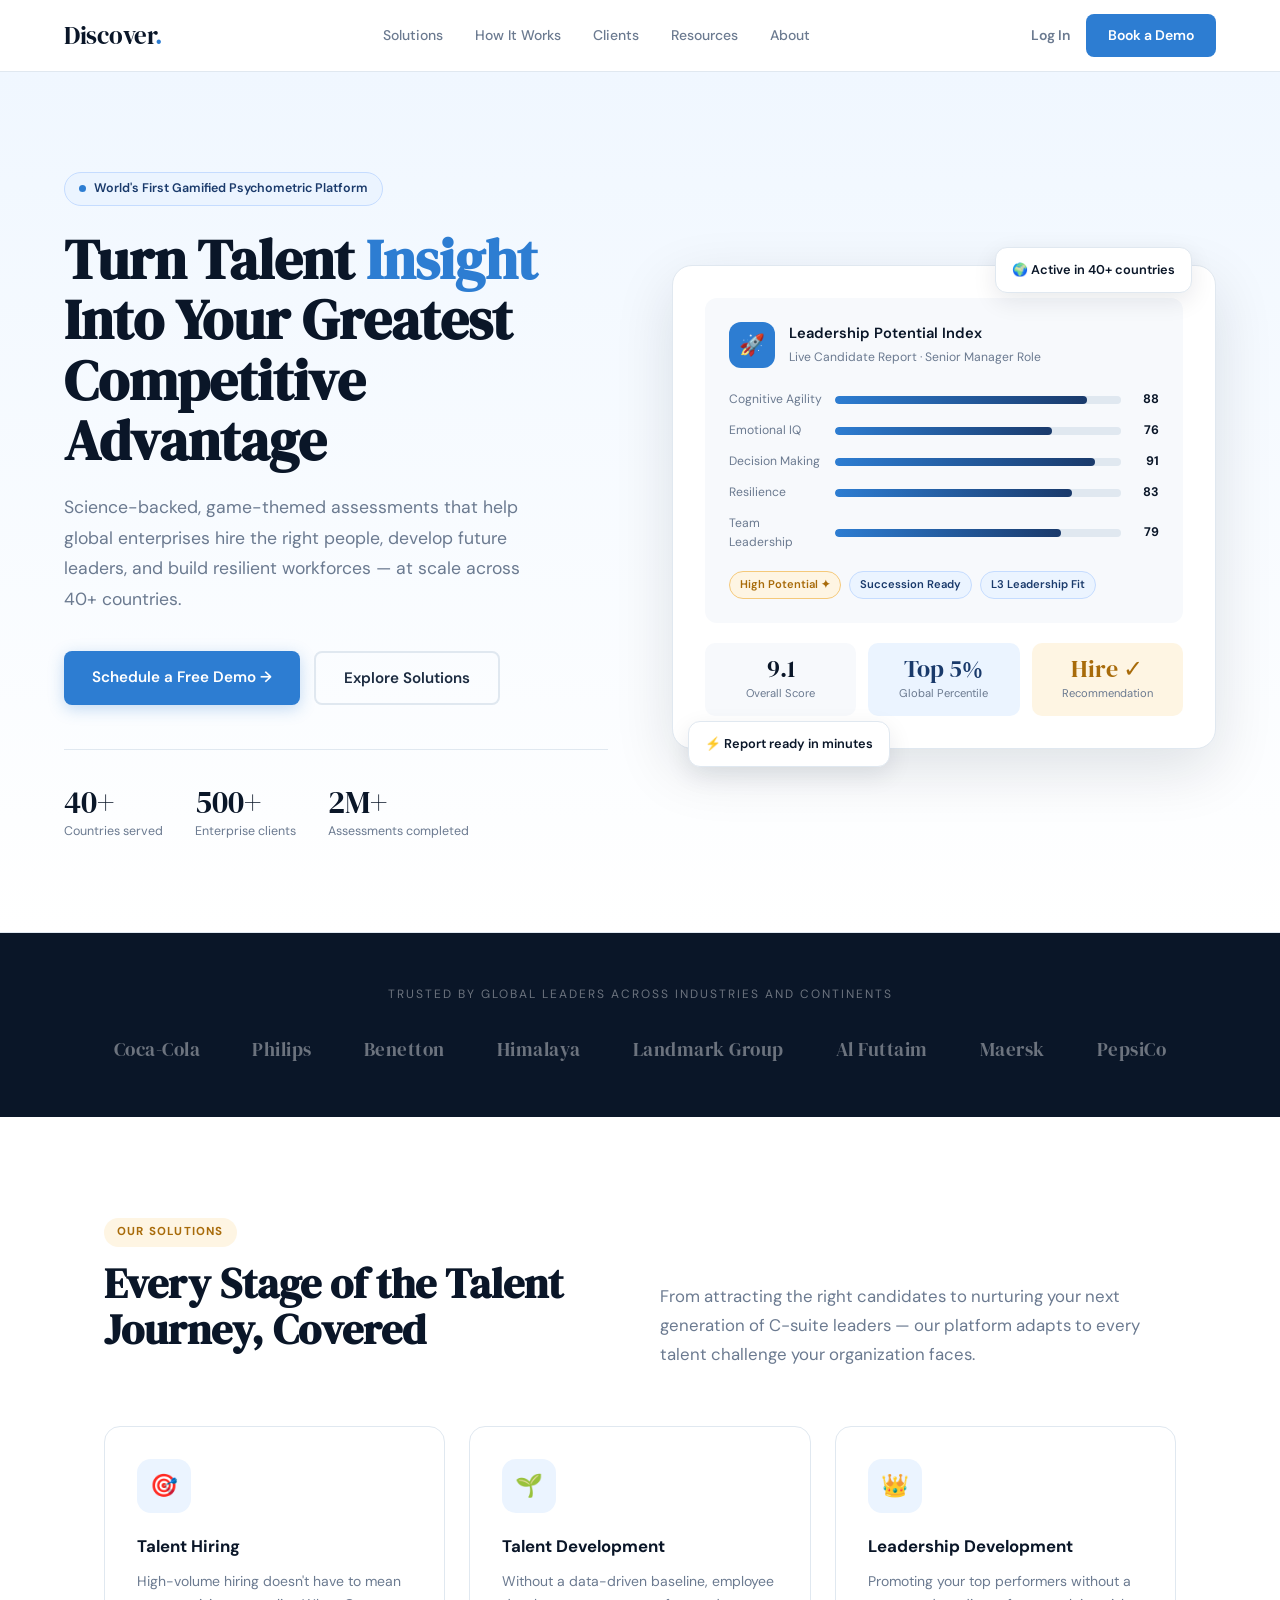
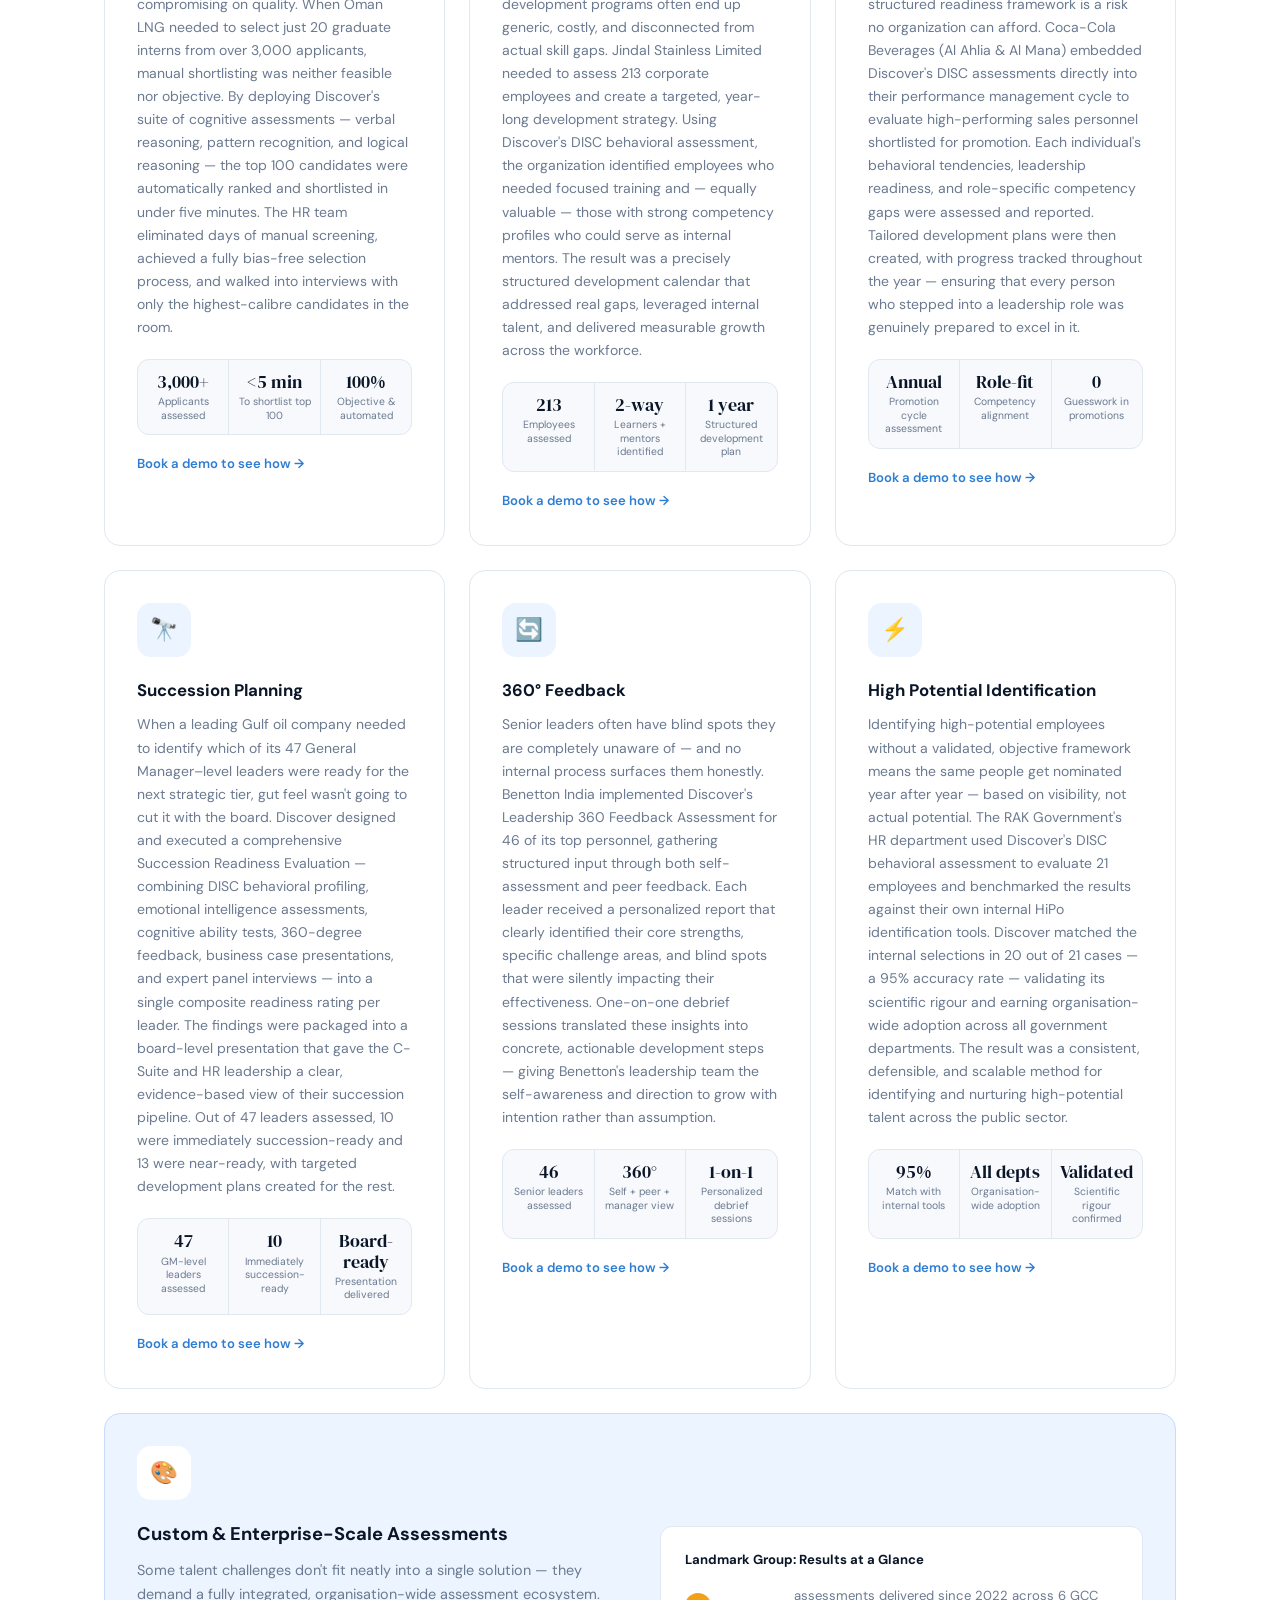
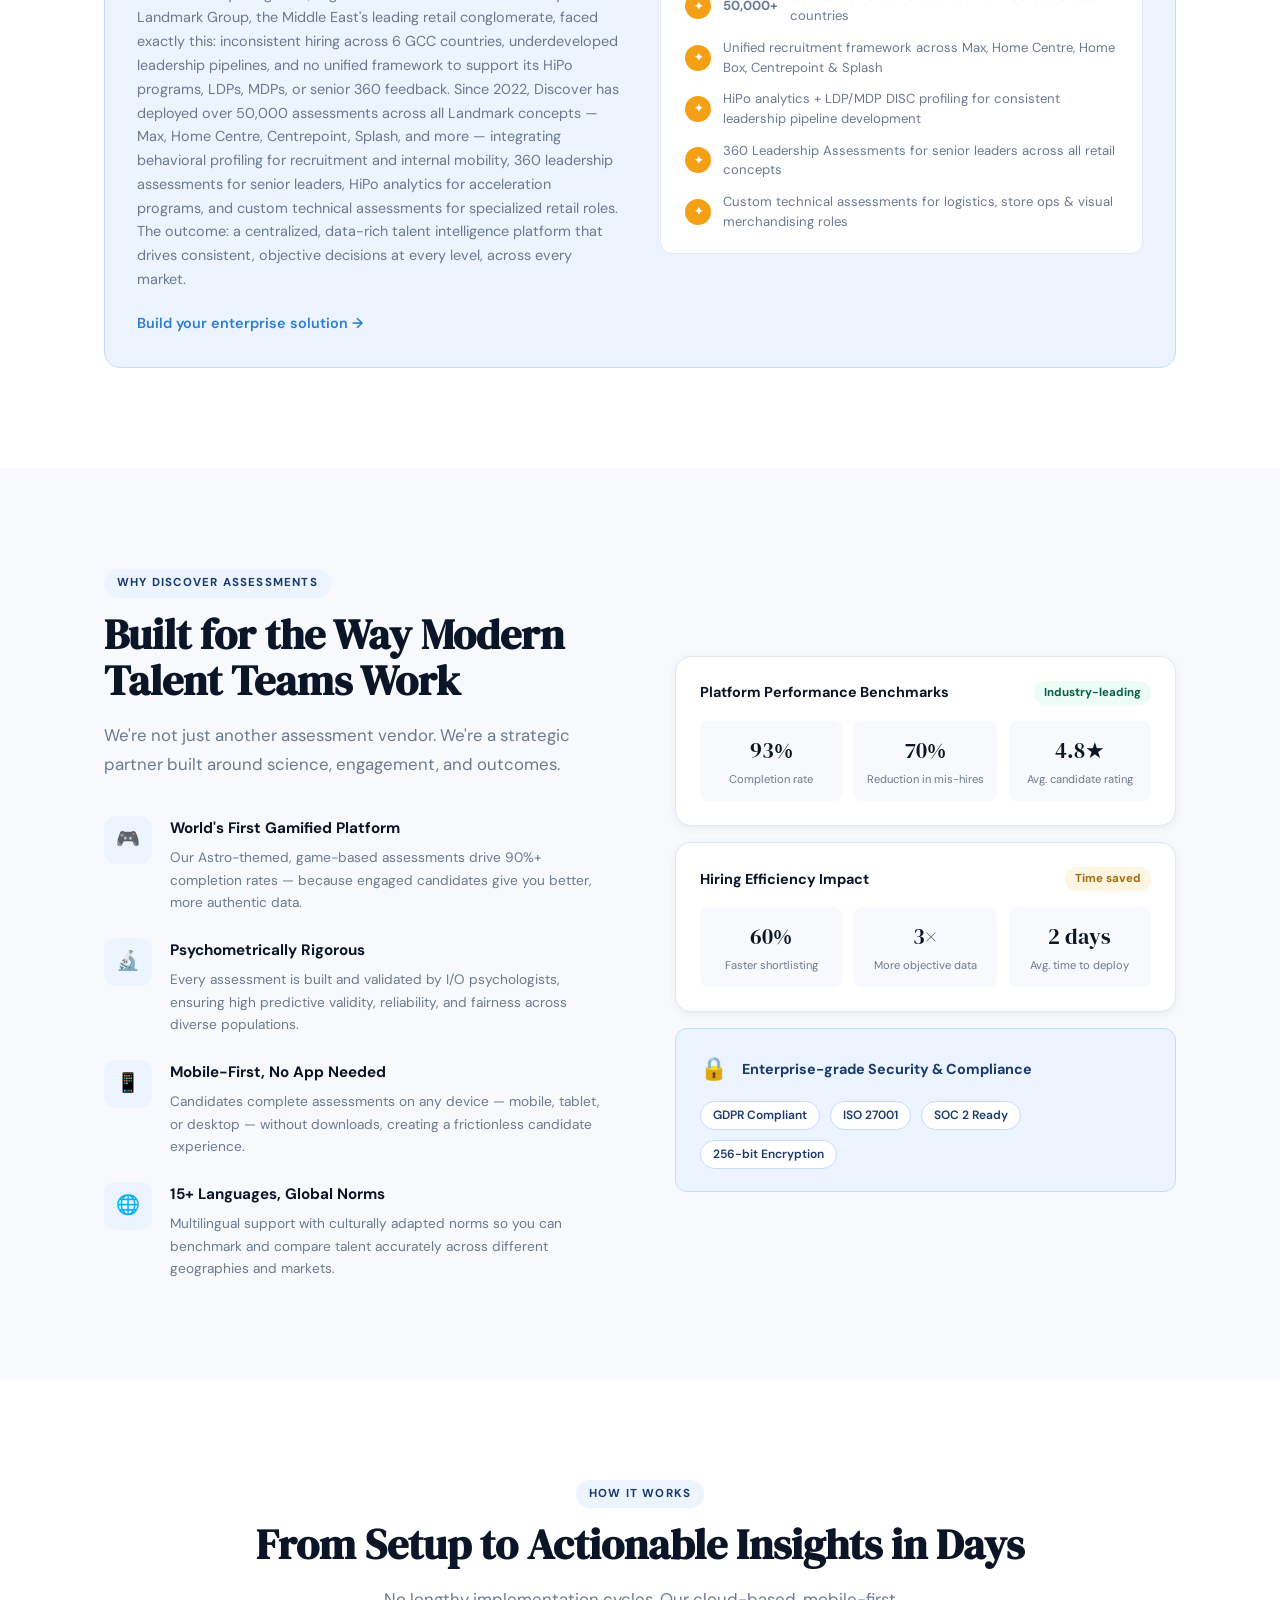
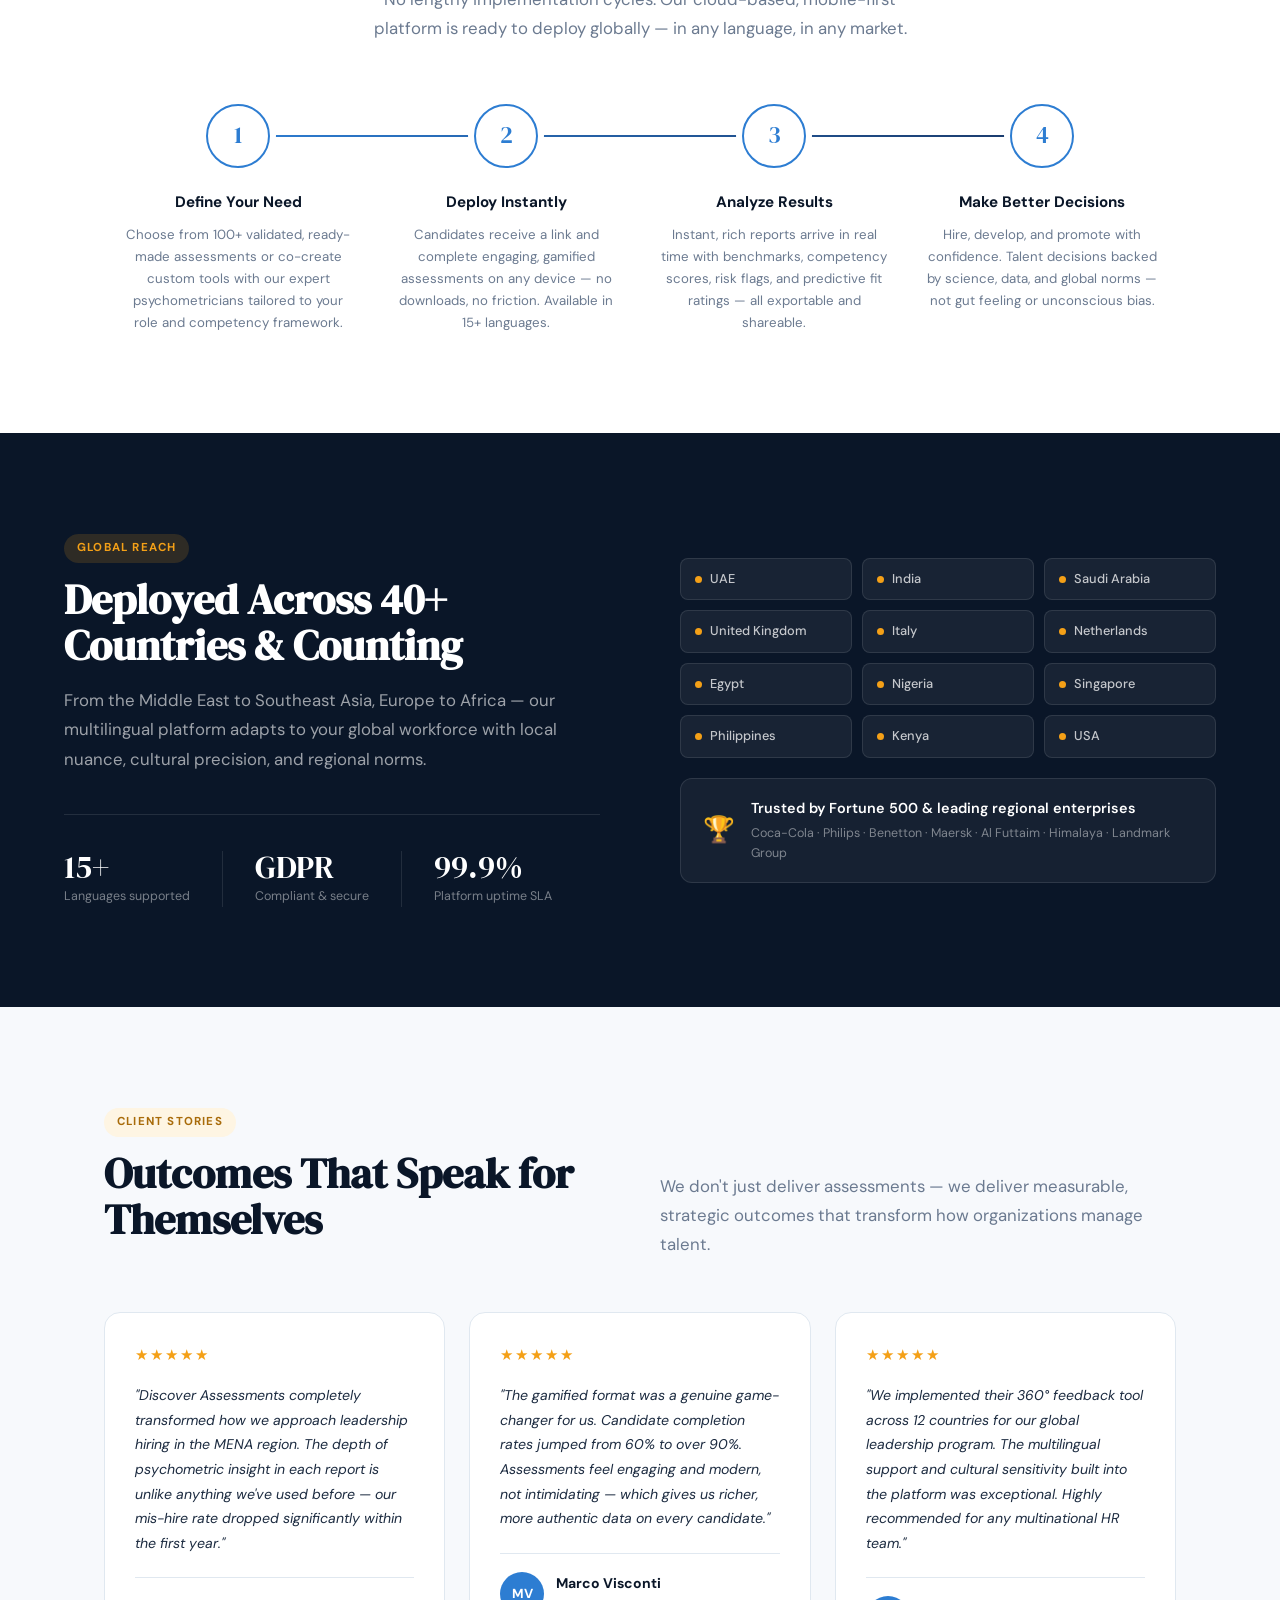
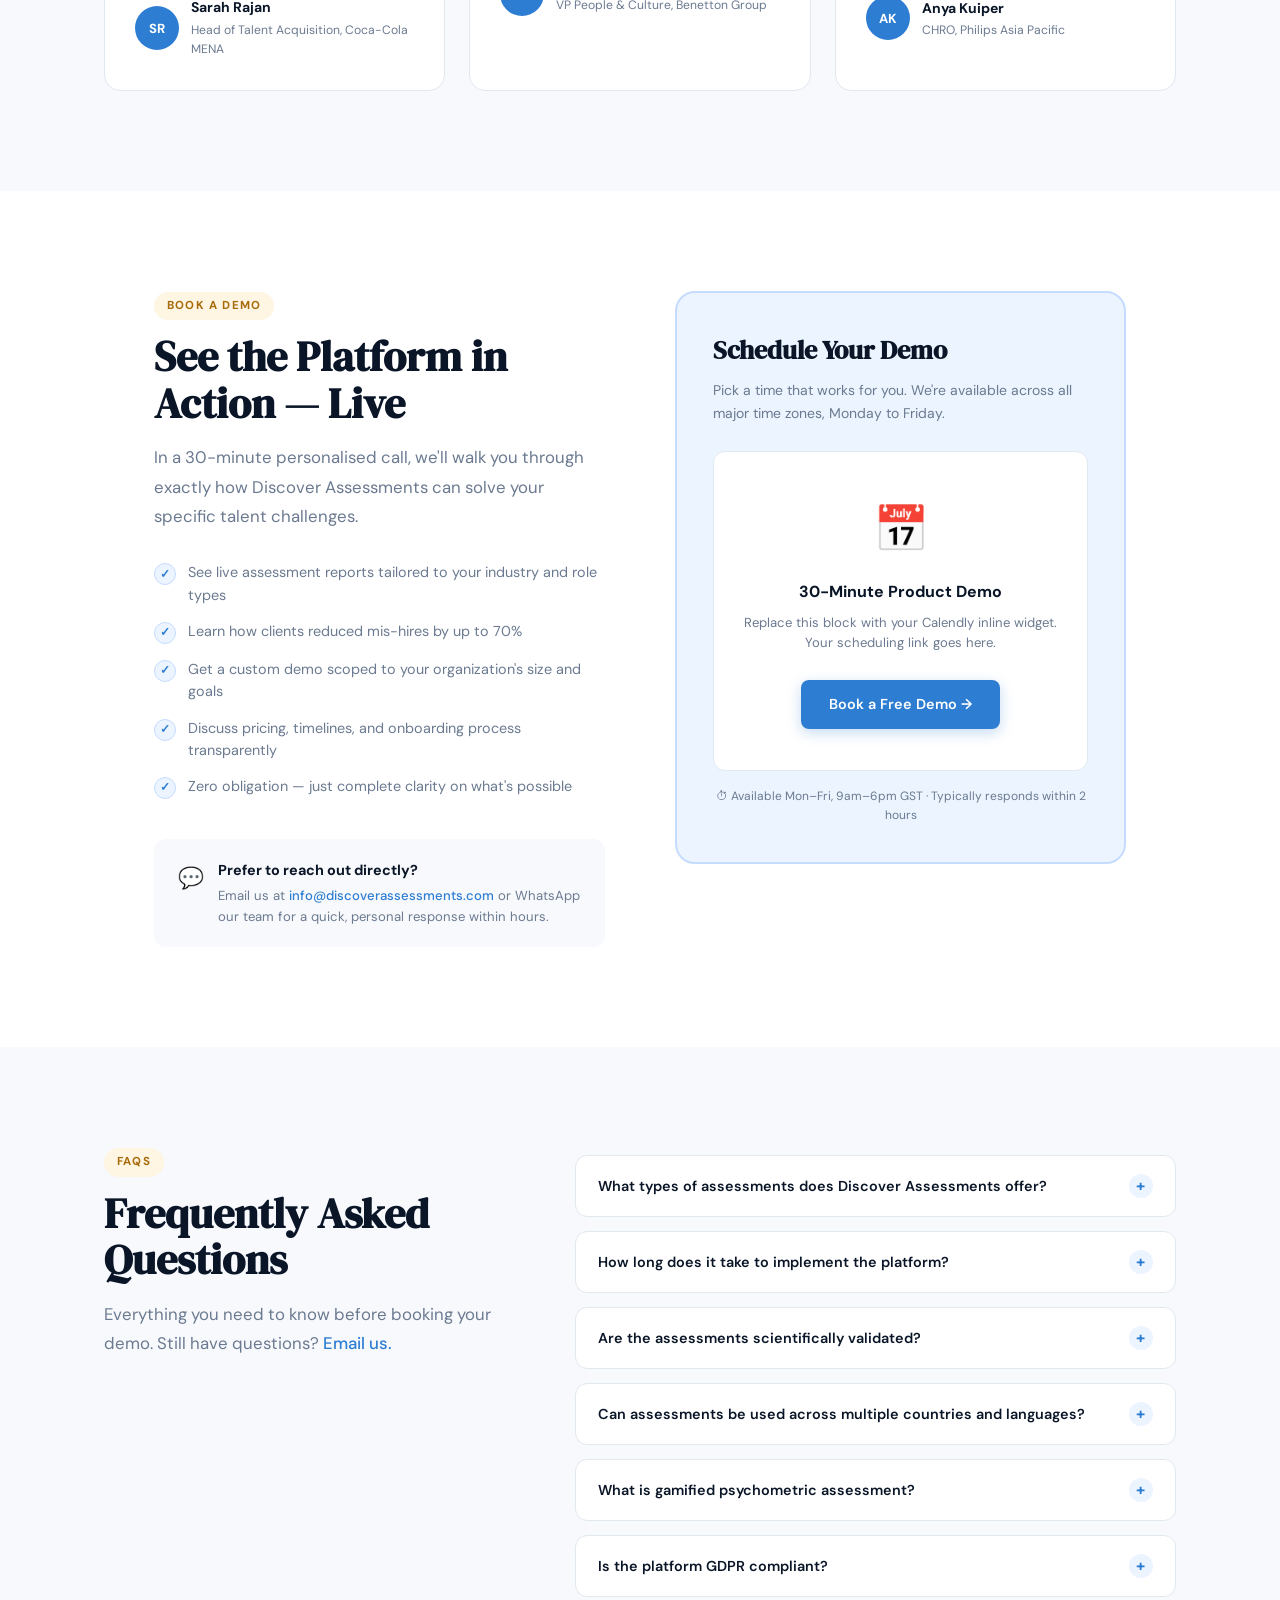
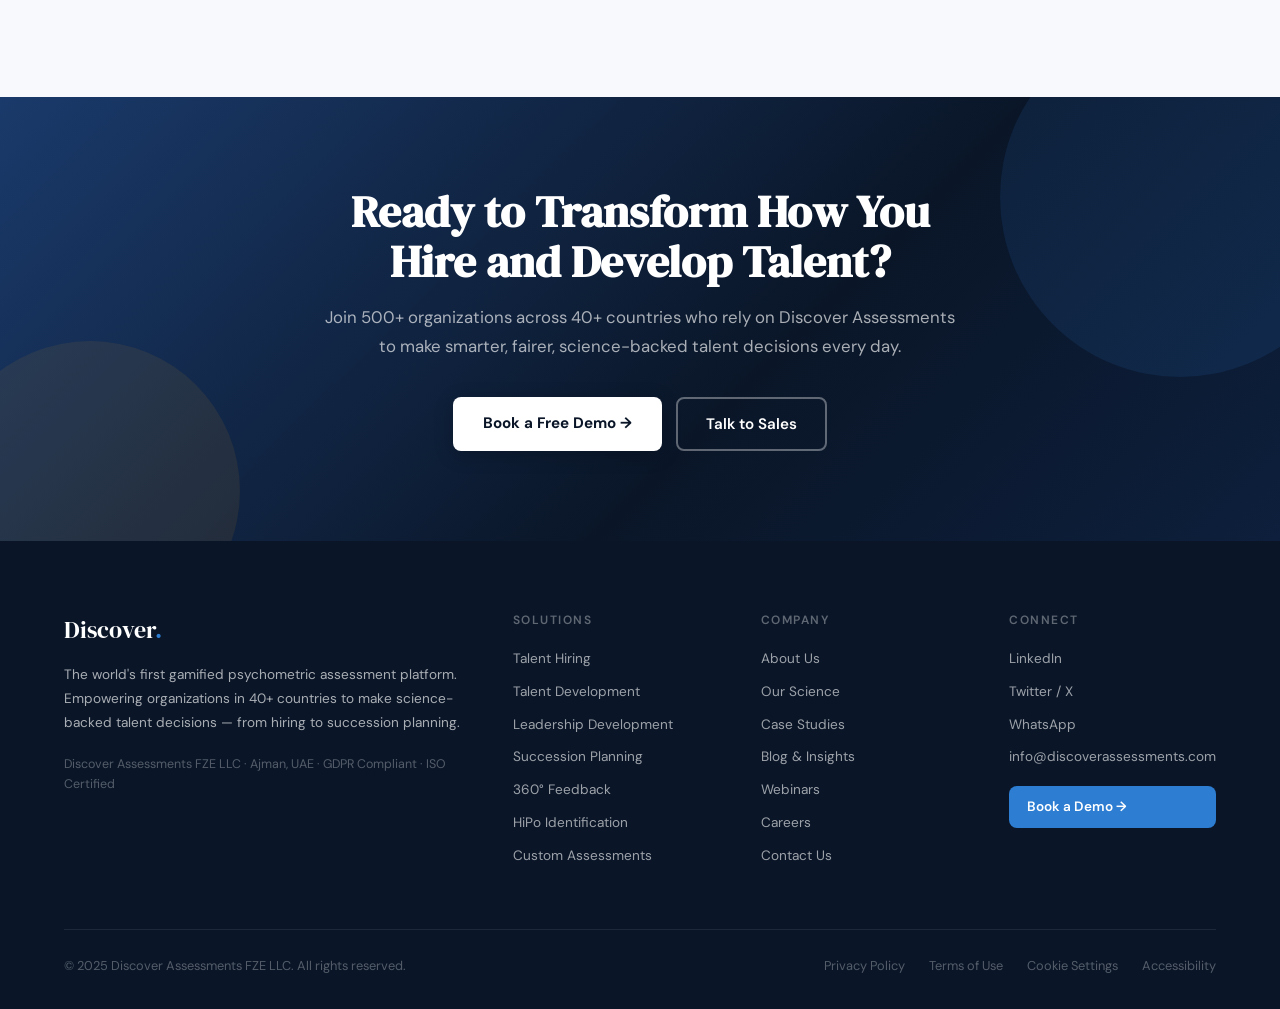
<file: testing.html>
<!DOCTYPE html>
<html lang="en">
<head>
<meta charset="UTF-8">
<meta name="viewport" content="width=device-width, initial-scale=1.0">
<title>Discover Assessments | Science-Backed Talent Intelligence Platform</title>
<meta name="description" content="Discover Assessments helps global organizations hire smarter, develop leaders, and identify high-potential talent with gamified psychometric assessments. Trusted by Coca-Cola, Philips, Benetton and more across 40+ countries.">
<meta name="keywords" content="talent assessment, psychometric assessment, leadership development, succession planning, 360 feedback, high potential identification, talent hiring, gamified assessments, HR assessment platform">
<meta name="robots" content="index, follow">
<meta property="og:title" content="Discover Assessments | Science-Backed Talent Intelligence Platform">
<meta property="og:description" content="The world's first gamified psychometric assessment platform. Trusted by global leaders like Coca-Cola, Philips, and Benetton across 40+ countries.">
<meta property="og:type" content="website">
<meta property="og:url" content="https://discoverassessments.com">
<meta name="twitter:card" content="summary_large_image">
<meta name="twitter:title" content="Discover Assessments | Talent Intelligence Platform">
<meta name="twitter:description" content="Science-backed, gamified psychometric assessments for hiring, leadership development, succession planning and 360 feedback.">
<link rel="canonical" href="https://discoverassessments.com">
<link href="https://fonts.googleapis.com/css2?family=DM+Serif+Display:ital@0;1&family=DM+Sans:opsz,wght@9..40,300;9..40,400;9..40,500;9..40,600&display=swap" rel="stylesheet">

<style>
/* ==============================
   RESET & ROOT
============================== */
*, *::before, *::after {
  margin: 0;
  padding: 0;
  box-sizing: border-box;
}

:root {
  --navy:       #0A1628;
  --cobalt:     #1A3A6B;
  --sky:        #2D7DD2;
  --sky-dark:   #1E5EA0;
  --sky-light:  #EBF4FF;
  --gold:       #F4A017;
  --gold-light: #FEF5E3;
  --white:      #FFFFFF;
  --off:        #F7F9FC;
  --text:       #1C2B40;
  --muted:      #6B7A90;
  --border:     #E0E8F0;
  --radius-sm:  8px;
  --radius-md:  12px;
  --radius-lg:  16px;
  --radius-xl:  20px;
  --shadow-sm:  0 2px 8px rgba(10,22,40,0.06);
  --shadow-md:  0 8px 24px rgba(10,22,40,0.09);
  --shadow-lg:  0 20px 60px rgba(10,22,40,0.12);
}

html {
  scroll-behavior: smooth;
}

body {
  font-family: 'DM Sans', sans-serif;
  color: var(--text);
  background: var(--white);
  overflow-x: hidden;
  line-height: 1.6;
  -webkit-font-smoothing: antialiased;
}

a {
  text-decoration: none;
  color: inherit;
  transition: color 0.2s;
}

img {
  max-width: 100%;
  display: block;
}

/* ==============================
   UTILITY
============================== */
.container {
  max-width: 1200px;
  margin: 0 auto;
  padding: 0 5%;
}

.section-tag {
  display: inline-block;
  background: var(--gold-light);
  color: #A86B0A;
  font-size: 0.72rem;
  font-weight: 700;
  padding: 5px 13px;
  border-radius: 20px;
  margin-bottom: 14px;
  text-transform: uppercase;
  letter-spacing: 1.2px;
}

.section-tag.blue {
  background: var(--sky-light);
  color: var(--cobalt);
}

.section-title {
  font-family: 'DM Serif Display', serif;
  font-size: 2.6rem;
  color: var(--navy);
  line-height: 1.12;
  margin-bottom: 16px;
}

.section-sub {
  font-size: 1.05rem;
  color: var(--muted);
  line-height: 1.75;
  max-width: 560px;
}

.btn-primary {
  display: inline-block;
  background: var(--sky);
  color: #fff;
  padding: 14px 28px;
  border-radius: var(--radius-sm);
  font-weight: 600;
  font-size: 0.95rem;
  transition: all 0.2s;
  box-shadow: 0 4px 16px rgba(45,125,210,0.28);
  cursor: pointer;
  border: none;
}

.btn-primary:hover {
  background: var(--sky-dark);
  transform: translateY(-2px);
  box-shadow: 0 8px 24px rgba(45,125,210,0.38);
  color: #fff;
}

.btn-secondary {
  display: inline-block;
  border: 2px solid var(--border);
  color: var(--text);
  padding: 13px 28px;
  border-radius: var(--radius-sm);
  font-weight: 600;
  font-size: 0.95rem;
  transition: all 0.2s;
  cursor: pointer;
  background: transparent;
}

.btn-secondary:hover {
  border-color: var(--sky);
  color: var(--sky);
  transform: translateY(-2px);
}

/* ==============================
   NAVIGATION
============================== */
nav {
  position: sticky;
  top: 0;
  z-index: 200;
  background: rgba(255,255,255,0.96);
  backdrop-filter: blur(14px);
  -webkit-backdrop-filter: blur(14px);
  border-bottom: 1px solid var(--border);
  padding: 0 5%;
  display: flex;
  align-items: center;
  justify-content: space-between;
  height: 72px;
}

.nav-logo {
  font-family: 'DM Serif Display', serif;
  font-size: 1.55rem;
  color: var(--navy);
  letter-spacing: -0.3px;
  flex-shrink: 0;
}

.nav-logo span {
  color: var(--sky);
}

.nav-links {
  display: flex;
  gap: 2rem;
  font-size: 0.875rem;
  font-weight: 500;
  color: var(--muted);
  list-style: none;
}

.nav-links a:hover {
  color: var(--sky);
}

.nav-right {
  display: flex;
  align-items: center;
  gap: 16px;
}

.nav-login {
  font-size: 0.875rem;
  font-weight: 600;
  color: var(--muted);
}

.nav-login:hover {
  color: var(--sky);
}

.nav-cta {
  background: var(--sky);
  color: #fff !important;
  padding: 10px 22px;
  border-radius: var(--radius-sm);
  font-size: 0.875rem;
  font-weight: 600;
  transition: background 0.2s, transform 0.2s;
}

.nav-cta:hover {
  background: var(--sky-dark);
  transform: translateY(-1px);
}

/* Mobile nav toggle */
.nav-hamburger {
  display: none;
  flex-direction: column;
  gap: 5px;
  cursor: pointer;
  padding: 4px;
}

.nav-hamburger span {
  display: block;
  width: 24px;
  height: 2px;
  background: var(--navy);
  border-radius: 2px;
  transition: all 0.2s;
}

/* ==============================
   HERO
============================== */
.hero-wrapper {
  background: linear-gradient(180deg, #F0F7FF 0%, #FFFFFF 100%);
  border-bottom: 1px solid var(--border);
}

.hero {
  max-width: 1280px;
  margin: 0 auto;
  padding: 100px 5% 90px;
  display: grid;
  grid-template-columns: 1fr 1fr;
  gap: 64px;
  align-items: center;
}

.hero-badge {
  display: inline-flex;
  align-items: center;
  gap: 8px;
  background: var(--sky-light);
  color: var(--cobalt);
  font-size: 0.78rem;
  font-weight: 600;
  padding: 6px 14px;
  border-radius: 20px;
  margin-bottom: 24px;
  border: 1px solid #C5DCFF;
}

.hero-badge::before {
  content: '';
  width: 7px;
  height: 7px;
  border-radius: 50%;
  background: var(--sky);
  display: inline-block;
  animation: pulse 2s infinite;
}

@keyframes pulse {
  0%, 100% { opacity: 1; }
  50% { opacity: 0.4; }
}

.hero h1 {
  font-family: 'DM Serif Display', serif;
  font-size: 3.5rem;
  line-height: 1.08;
  color: var(--navy);
  margin-bottom: 20px;
}

.hero h1 em {
  color: var(--sky);
  font-style: normal;
}

.hero-desc {
  font-size: 1.1rem;
  color: var(--muted);
  line-height: 1.75;
  margin-bottom: 36px;
  max-width: 480px;
}

.hero-btns {
  display: flex;
  gap: 14px;
  flex-wrap: wrap;
  margin-bottom: 44px;
}

.hero-stats {
  display: flex;
  gap: 32px;
  padding-top: 36px;
  border-top: 1px solid var(--border);
}

.stat {
  display: flex;
  flex-direction: column;
}

.stat-num {
  font-family: 'DM Serif Display', serif;
  font-size: 2rem;
  color: var(--navy);
  line-height: 1;
}

.stat-label {
  font-size: 0.78rem;
  color: var(--muted);
  margin-top: 4px;
}

/* HERO VISUAL */
.hero-visual {
  position: relative;
}

.hero-card {
  background: var(--white);
  border: 1px solid var(--border);
  border-radius: var(--radius-xl);
  padding: 32px;
  box-shadow: var(--shadow-lg);
  position: relative;
  z-index: 2;
}

.assessment-preview {
  background: var(--off);
  border-radius: var(--radius-md);
  padding: 24px;
  margin-bottom: 20px;
}

.ap-header {
  display: flex;
  align-items: center;
  gap: 14px;
  margin-bottom: 22px;
}

.ap-icon {
  width: 46px;
  height: 46px;
  border-radius: 12px;
  background: var(--sky);
  display: flex;
  align-items: center;
  justify-content: center;
  font-size: 1.3rem;
  flex-shrink: 0;
}

.ap-title {
  font-weight: 600;
  color: var(--navy);
  font-size: 0.92rem;
}

.ap-sub {
  font-size: 0.76rem;
  color: var(--muted);
  margin-top: 2px;
}

.progress-row {
  display: flex;
  align-items: center;
  gap: 10px;
  margin-bottom: 11px;
}

.progress-label {
  font-size: 0.76rem;
  color: var(--muted);
  width: 96px;
  flex-shrink: 0;
}

.progress-bar {
  flex: 1;
  height: 8px;
  background: #E0E8F0;
  border-radius: 4px;
  overflow: hidden;
}

.progress-fill {
  height: 100%;
  border-radius: 4px;
  background: linear-gradient(90deg, var(--sky), var(--cobalt));
  transition: width 0.8s ease;
}

.progress-val {
  font-size: 0.78rem;
  font-weight: 700;
  color: var(--navy);
  width: 28px;
  text-align: right;
}

.mini-badges {
  display: flex;
  gap: 8px;
  flex-wrap: wrap;
  margin-top: 18px;
}

.mini-badge {
  background: var(--sky-light);
  color: var(--cobalt);
  font-size: 0.7rem;
  font-weight: 600;
  padding: 4px 10px;
  border-radius: 20px;
  border: 1px solid #C5DCFF;
}

.mini-badge.gold {
  background: var(--gold-light);
  color: #A86B0A;
  border-color: #F5C97A;
}

.hero-metrics {
  display: grid;
  grid-template-columns: repeat(3, 1fr);
  gap: 12px;
}

.metric-box {
  border-radius: 10px;
  padding: 14px;
  text-align: center;
}

.metric-box.neutral {
  background: var(--off);
}

.metric-box.blue {
  background: var(--sky-light);
}

.metric-box.gold {
  background: var(--gold-light);
}

.metric-num {
  font-family: 'DM Serif Display', serif;
  font-size: 1.5rem;
  color: var(--navy);
  line-height: 1;
}

.metric-box.blue .metric-num {
  color: var(--cobalt);
}

.metric-box.gold .metric-num {
  color: #A86B0A;
}

.metric-label {
  font-size: 0.7rem;
  color: var(--muted);
  margin-top: 4px;
}

.floating-tag {
  position: absolute;
  background: var(--white);
  border: 1px solid var(--border);
  border-radius: var(--radius-md);
  padding: 12px 16px;
  box-shadow: var(--shadow-md);
  font-size: 0.8rem;
  font-weight: 600;
  color: var(--navy);
  display: flex;
  align-items: center;
  gap: 8px;
  z-index: 3;
}

.ft1 {
  top: -18px;
  right: 24px;
}

.ft2 {
  bottom: -18px;
  left: 16px;
}

/* ==============================
   LOGOS STRIP
============================== */
.logos-section {
  background: var(--navy);
  padding: 52px 5%;
}

.logos-label {
  text-align: center;
  font-size: 0.75rem;
  color: rgba(255,255,255,0.4);
  text-transform: uppercase;
  letter-spacing: 2px;
  margin-bottom: 30px;
}

.logos-row {
  display: flex;
  align-items: center;
  justify-content: center;
  gap: 52px;
  flex-wrap: wrap;
}

.logo-item {
  font-family: 'DM Serif Display', serif;
  font-size: 1.2rem;
  color: rgba(255,255,255,0.4);
  letter-spacing: 0.5px;
  transition: color 0.25s;
  cursor: default;
}

.logo-item:hover {
  color: rgba(255,255,255,0.85);
}

/* ==============================
   SOLUTIONS
============================== */
.solutions-section {
  padding: 100px 0;
}

.solutions-header {
  display: grid;
  grid-template-columns: 1fr 1fr;
  gap: 40px;
  align-items: end;
  margin-bottom: 56px;
}

.solutions-grid {
  display: grid;
  grid-template-columns: repeat(3, 1fr);
  gap: 24px;
}

.sol-card {
  background: var(--white);
  border: 1px solid var(--border);
  border-radius: var(--radius-lg);
  padding: 32px;
  transition: all 0.25s;
  position: relative;
  overflow: hidden;
  cursor: pointer;
}

.sol-card::after {
  content: '';
  position: absolute;
  top: 0;
  left: 0;
  right: 0;
  height: 3px;
  background: var(--sky);
  transform: scaleX(0);
  transform-origin: left;
  transition: transform 0.3s ease;
}

.sol-card:hover {
  box-shadow: 0 12px 40px rgba(45,125,210,0.12);
  transform: translateY(-5px);
  border-color: #C5DCFF;
}

.sol-card:hover::after {
  transform: scaleX(1);
}

.sol-icon {
  width: 54px;
  height: 54px;
  border-radius: 14px;
  background: var(--sky-light);
  display: flex;
  align-items: center;
  justify-content: center;
  font-size: 1.4rem;
  margin-bottom: 20px;
}

.sol-title {
  font-weight: 700;
  font-size: 1.05rem;
  color: var(--navy);
  margin-bottom: 10px;
}

.sol-desc {
  font-size: 0.875rem;
  color: var(--muted);
  line-height: 1.65;
}

.sol-link {
  display: inline-flex;
  align-items: center;
  gap: 4px;
  margin-top: 18px;
  font-size: 0.82rem;
  font-weight: 600;
  color: var(--sky);
  transition: gap 0.2s;
  text-decoration: none;
}

.sol-card:hover .sol-link {
  gap: 8px;
}

/* Proof stats inside solution cards */
.sol-proof {
  display: flex;
  gap: 0;
  margin-top: 20px;
  border: 1px solid var(--border);
  border-radius: var(--radius-md);
  overflow: hidden;
  background: var(--off);
}

.sol-proof-stat {
  flex: 1;
  text-align: center;
  padding: 12px 8px;
  display: flex;
  flex-direction: column;
  border-right: 1px solid var(--border);
}

.sol-proof-stat:last-child {
  border-right: none;
}

.sol-proof-num {
  font-family: 'DM Serif Display', serif;
  font-size: 1.15rem;
  color: var(--navy);
  line-height: 1.1;
}

.sol-proof-label {
  font-size: 0.65rem;
  color: var(--muted);
  margin-top: 3px;
  line-height: 1.3;
}

/* Custom assessments wide card */
.sol-card-wide {
  grid-column: 1 / -1;
  background: var(--sky-light);
  border-color: #C5DCFF;
  display: grid;
  grid-template-columns: 1fr 1fr;
  gap: 40px;
  align-items: center;
}

.sol-card-wide::after {
  display: none;
}

.sol-card-wide:hover {
  border-color: var(--sky);
}

.custom-steps {
  background: var(--white);
  border-radius: var(--radius-md);
  padding: 22px 24px;
  border: 1px solid var(--border);
}

.custom-steps-title {
  font-size: 0.82rem;
  font-weight: 700;
  color: var(--navy);
  margin-bottom: 16px;
}

.custom-step-item {
  display: flex;
  align-items: center;
  gap: 12px;
  font-size: 0.82rem;
  color: var(--muted);
  margin-bottom: 12px;
  line-height: 1.5;
}

.custom-step-item:last-child {
  margin-bottom: 0;
}

.step-circle {
  width: 26px;
  height: 26px;
  border-radius: 50%;
  background: var(--sky);
  color: #fff;
  display: flex;
  align-items: center;
  justify-content: center;
  font-size: 0.7rem;
  font-weight: 700;
  flex-shrink: 0;
}

/* ==============================
   WHY DISCOVER
============================== */
.why-section {
  background: var(--off);
  padding: 100px 0;
}

.why-grid {
  display: grid;
  grid-template-columns: 1fr 1fr;
  gap: 70px;
  align-items: center;
  margin-top: 0;
}

.why-features {
  display: flex;
  flex-direction: column;
  gap: 24px;
  margin-top: 36px;
}

.why-feature {
  display: flex;
  gap: 18px;
  align-items: flex-start;
}

.why-feature-icon {
  width: 48px;
  height: 48px;
  border-radius: 12px;
  background: var(--sky-light);
  display: flex;
  align-items: center;
  justify-content: center;
  font-size: 1.2rem;
  flex-shrink: 0;
}

.why-feature-title {
  font-weight: 700;
  font-size: 0.95rem;
  color: var(--navy);
  margin-bottom: 6px;
}

.why-feature-desc {
  font-size: 0.855rem;
  color: var(--muted);
  line-height: 1.65;
}

.why-visual {
  display: flex;
  flex-direction: column;
  gap: 16px;
}

.score-card {
  background: var(--white);
  border: 1px solid var(--border);
  border-radius: var(--radius-lg);
  padding: 24px;
  box-shadow: var(--shadow-sm);
}

.score-card-header {
  display: flex;
  align-items: center;
  justify-content: space-between;
  margin-bottom: 16px;
}

.score-card-title {
  font-weight: 700;
  font-size: 0.9rem;
  color: var(--navy);
}

.score-pill {
  background: #ECFDF5;
  color: #065F46;
  font-size: 0.72rem;
  font-weight: 700;
  padding: 3px 10px;
  border-radius: 20px;
}

.mini-stat-row {
  display: grid;
  grid-template-columns: repeat(3, 1fr);
  gap: 12px;
}

.mini-stat {
  text-align: center;
  padding: 12px;
  background: var(--off);
  border-radius: 8px;
}

.mini-stat-num {
  font-family: 'DM Serif Display', serif;
  font-size: 1.4rem;
  color: var(--navy);
}

.mini-stat-label {
  font-size: 0.7rem;
  color: var(--muted);
  margin-top: 2px;
}

/* ==============================
   HOW IT WORKS
============================== */
.how-section {
  padding: 100px 0;
  text-align: center;
}

.steps-row {
  display: grid;
  grid-template-columns: repeat(4, 1fr);
  gap: 0;
  margin-top: 60px;
  position: relative;
}

.steps-row::before {
  content: '';
  position: absolute;
  top: 31px;
  left: calc(12.5% + 4px);
  right: calc(12.5% + 4px);
  height: 2px;
  background: linear-gradient(90deg, var(--sky) 0%, var(--cobalt) 100%);
  z-index: 0;
}

.step {
  text-align: center;
  position: relative;
  z-index: 1;
  padding: 0 16px;
}

.step-num {
  width: 64px;
  height: 64px;
  border-radius: 50%;
  background: var(--white);
  border: 2px solid var(--sky);
  display: flex;
  align-items: center;
  justify-content: center;
  margin: 0 auto 22px;
  font-family: 'DM Serif Display', serif;
  font-size: 1.5rem;
  color: var(--sky);
  box-shadow: 0 0 0 6px var(--white);
}

.step-title {
  font-weight: 700;
  color: var(--navy);
  margin-bottom: 10px;
  font-size: 0.95rem;
}

.step-desc {
  font-size: 0.83rem;
  color: var(--muted);
  line-height: 1.65;
}

/* ==============================
   GLOBAL PRESENCE
============================== */
.global-section {
  background: var(--navy);
  padding: 100px 5%;
}

.global-inner {
  max-width: 1200px;
  margin: 0 auto;
  display: grid;
  grid-template-columns: 1fr 1fr;
  gap: 80px;
  align-items: center;
}

.global-section .section-tag {
  background: rgba(244,160,23,0.15);
  color: var(--gold);
}

.global-section .section-title {
  color: #fff;
}

.global-section .section-sub {
  color: rgba(255,255,255,0.6);
}

.global-stat-row {
  display: flex;
  gap: 32px;
  margin-top: 40px;
  padding-top: 36px;
  border-top: 1px solid rgba(255,255,255,0.1);
}

.global-stat-num {
  font-family: 'DM Serif Display', serif;
  font-size: 2rem;
  color: #fff;
  line-height: 1;
}

.global-stat-label {
  font-size: 0.78rem;
  color: rgba(255,255,255,0.45);
  margin-top: 4px;
}

.global-divider {
  width: 1px;
  background: rgba(255,255,255,0.1);
}

.country-grid {
  display: grid;
  grid-template-columns: repeat(3, 1fr);
  gap: 10px;
  margin-bottom: 20px;
}

.country-pill {
  background: rgba(255,255,255,0.06);
  border: 1px solid rgba(255,255,255,0.1);
  border-radius: var(--radius-sm);
  padding: 10px 14px;
  display: flex;
  align-items: center;
  gap: 8px;
  font-size: 0.8rem;
  font-weight: 500;
  color: rgba(255,255,255,0.75);
  transition: background 0.2s;
}

.country-pill:hover {
  background: rgba(255,255,255,0.12);
}

.country-dot {
  width: 7px;
  height: 7px;
  border-radius: 50%;
  background: var(--gold);
  flex-shrink: 0;
}

.client-callout {
  background: rgba(255,255,255,0.05);
  border: 1px solid rgba(255,255,255,0.1);
  border-radius: var(--radius-md);
  padding: 18px 22px;
  display: flex;
  align-items: center;
  gap: 16px;
}

.client-callout-icon {
  font-size: 1.6rem;
  flex-shrink: 0;
}

.client-callout-title {
  font-weight: 600;
  font-size: 0.9rem;
  color: #fff;
  margin-bottom: 4px;
}

.client-callout-names {
  font-size: 0.78rem;
  color: rgba(255,255,255,0.45);
}

/* ==============================
   TESTIMONIALS
============================== */
.testimonials-section {
  background: var(--off);
  padding: 100px 0;
}

.testimonials-header {
  display: grid;
  grid-template-columns: 1fr 1fr;
  gap: 40px;
  align-items: end;
  margin-bottom: 52px;
}

.test-grid {
  display: grid;
  grid-template-columns: repeat(3, 1fr);
  gap: 24px;
}

.test-card {
  background: var(--white);
  border: 1px solid var(--border);
  border-radius: var(--radius-lg);
  padding: 30px;
  transition: box-shadow 0.25s, transform 0.25s;
}

.test-card:hover {
  box-shadow: var(--shadow-md);
  transform: translateY(-3px);
}

.stars {
  color: var(--gold);
  font-size: 0.95rem;
  margin-bottom: 16px;
  letter-spacing: 2px;
}

.test-quote {
  font-size: 0.88rem;
  color: var(--text);
  line-height: 1.75;
  margin-bottom: 22px;
  font-style: italic;
}

.test-author {
  display: flex;
  align-items: center;
  gap: 12px;
  padding-top: 18px;
  border-top: 1px solid var(--border);
}

.author-avatar {
  width: 44px;
  height: 44px;
  border-radius: 50%;
  background: var(--sky);
  display: flex;
  align-items: center;
  justify-content: center;
  font-weight: 700;
  color: #fff;
  font-size: 0.82rem;
  flex-shrink: 0;
}

.author-name {
  font-weight: 700;
  font-size: 0.875rem;
  color: var(--navy);
}

.author-company {
  font-size: 0.76rem;
  color: var(--muted);
  margin-top: 2px;
}

/* ==============================
   DEMO / CALENDLY
============================== */
.demo-section {
  background: var(--white);
  padding: 100px 0;
}

.demo-inner {
  max-width: 1100px;
  margin: 0 auto;
  display: grid;
  grid-template-columns: 1fr 1fr;
  gap: 70px;
  align-items: start;
  padding: 0 5%;
}

.demo-benefits {
  list-style: none;
  margin-top: 30px;
  display: flex;
  flex-direction: column;
  gap: 14px;
}

.demo-benefits li {
  display: flex;
  align-items: flex-start;
  gap: 12px;
  font-size: 0.9rem;
  color: var(--muted);
  line-height: 1.55;
}

.benefit-check {
  width: 22px;
  height: 22px;
  border-radius: 50%;
  background: var(--sky-light);
  border: 1.5px solid #C5DCFF;
  display: flex;
  align-items: center;
  justify-content: center;
  flex-shrink: 0;
  margin-top: 2px;
}

.benefit-check::before {
  content: '✓';
  color: var(--sky);
  font-size: 0.72rem;
  font-weight: 700;
}

.direct-contact {
  margin-top: 40px;
  background: var(--off);
  border-radius: var(--radius-md);
  padding: 20px 24px;
  display: flex;
  align-items: flex-start;
  gap: 14px;
}

.contact-icon {
  font-size: 1.3rem;
  flex-shrink: 0;
  margin-top: 2px;
}

.contact-title {
  font-weight: 700;
  font-size: 0.9rem;
  color: var(--navy);
  margin-bottom: 4px;
}

.contact-desc {
  font-size: 0.82rem;
  color: var(--muted);
  line-height: 1.55;
}

.contact-desc a {
  color: var(--sky);
  font-weight: 500;
}

.contact-desc a:hover {
  color: var(--cobalt);
}

/* CALENDLY BOX */
.calendly-box {
  background: var(--sky-light);
  border: 2px solid #C5DCFF;
  border-radius: var(--radius-xl);
  padding: 36px;
}

.calendly-box h3 {
  font-family: 'DM Serif Display', serif;
  font-size: 1.65rem;
  color: var(--navy);
  margin-bottom: 8px;
}

.calendly-box > p {
  font-size: 0.875rem;
  color: var(--muted);
  line-height: 1.65;
  margin-bottom: 26px;
}

.calendly-embed-area {
  background: var(--white);
  border-radius: var(--radius-md);
  border: 1px solid var(--border);
  min-height: 320px;
  display: flex;
  flex-direction: column;
  align-items: center;
  justify-content: center;
  padding: 40px 28px;
  text-align: center;
}

.calendly-calendar-icon {
  font-size: 2.8rem;
  margin-bottom: 14px;
}

.calendly-embed-title {
  font-weight: 700;
  font-size: 1rem;
  color: var(--navy);
  margin-bottom: 8px;
}

.calendly-embed-sub {
  font-size: 0.82rem;
  color: var(--muted);
  margin-bottom: 26px;
  line-height: 1.55;
}

.btn-calendly {
  display: inline-block;
  background: var(--sky);
  color: #fff;
  padding: 13px 28px;
  border-radius: var(--radius-sm);
  font-weight: 600;
  font-size: 0.9rem;
  transition: all 0.2s;
  box-shadow: 0 4px 14px rgba(45,125,210,0.28);
}

.btn-calendly:hover {
  background: var(--sky-dark);
  transform: translateY(-2px);
  color: #fff;
}

.availability-note {
  font-size: 0.75rem;
  color: var(--muted);
  margin-top: 16px;
  text-align: center;
}

/* ==============================
   FAQ / AEO
============================== */
.faq-section {
  background: var(--off);
  padding: 100px 0;
}

.faq-inner {
  display: grid;
  grid-template-columns: 1fr 1.5fr;
  gap: 70px;
  align-items: start;
}

.faq-list {
  display: flex;
  flex-direction: column;
  gap: 14px;
  margin-top: 8px;
}

.faq-item {
  background: var(--white);
  border: 1px solid var(--border);
  border-radius: var(--radius-md);
  overflow: hidden;
}

.faq-question {
  display: flex;
  align-items: center;
  justify-content: space-between;
  padding: 18px 22px;
  cursor: pointer;
  font-weight: 600;
  font-size: 0.9rem;
  color: var(--navy);
  transition: background 0.2s;
  gap: 12px;
}

.faq-question:hover {
  background: var(--sky-light);
}

.faq-toggle {
  width: 24px;
  height: 24px;
  border-radius: 50%;
  background: var(--sky-light);
  display: flex;
  align-items: center;
  justify-content: center;
  flex-shrink: 0;
  font-size: 1rem;
  color: var(--sky);
  font-weight: 700;
  transition: all 0.25s;
}

.faq-answer {
  display: none;
  padding: 0 22px 18px;
  font-size: 0.875rem;
  color: var(--muted);
  line-height: 1.7;
}

.faq-item.open .faq-answer {
  display: block;
}

.faq-item.open .faq-toggle {
  background: var(--sky);
  color: #fff;
  transform: rotate(45deg);
}

/* ==============================
   CTA BANNER
============================== */
.cta-banner {
  background: linear-gradient(135deg, var(--cobalt) 0%, var(--navy) 60%, #0D1F3C 100%);
  padding: 90px 5%;
  text-align: center;
  position: relative;
  overflow: hidden;
}

.cta-banner::before {
  content: '';
  position: absolute;
  top: -80px;
  right: -80px;
  width: 360px;
  height: 360px;
  border-radius: 50%;
  background: rgba(45,125,210,0.12);
}

.cta-banner::after {
  content: '';
  position: absolute;
  bottom: -100px;
  left: -60px;
  width: 300px;
  height: 300px;
  border-radius: 50%;
  background: rgba(244,160,23,0.08);
}

.cta-inner {
  position: relative;
  z-index: 2;
  max-width: 640px;
  margin: 0 auto;
}

.cta-banner h2 {
  font-family: 'DM Serif Display', serif;
  font-size: 2.8rem;
  color: #fff;
  margin-bottom: 16px;
  line-height: 1.12;
}

.cta-banner p {
  font-size: 1.05rem;
  color: rgba(255,255,255,0.65);
  margin-bottom: 36px;
  line-height: 1.7;
}

.cta-btns {
  display: flex;
  gap: 14px;
  justify-content: center;
  flex-wrap: wrap;
}

.btn-white {
  display: inline-block;
  background: #fff;
  color: var(--navy);
  padding: 14px 30px;
  border-radius: var(--radius-sm);
  font-weight: 700;
  font-size: 0.95rem;
  transition: all 0.2s;
  box-shadow: 0 4px 20px rgba(0,0,0,0.2);
}

.btn-white:hover {
  transform: translateY(-2px);
  box-shadow: 0 8px 30px rgba(0,0,0,0.25);
  color: var(--navy);
}

.btn-outline-white {
  display: inline-block;
  border: 2px solid rgba(255,255,255,0.35);
  color: #fff;
  padding: 13px 28px;
  border-radius: var(--radius-sm);
  font-weight: 600;
  font-size: 0.95rem;
  transition: all 0.2s;
}

.btn-outline-white:hover {
  border-color: #fff;
  background: rgba(255,255,255,0.08);
  color: #fff;
}

/* ==============================
   FOOTER
============================== */
footer {
  background: var(--navy);
  padding: 70px 5% 32px;
  color: rgba(255,255,255,0.65);
}

.footer-inner {
  max-width: 1200px;
  margin: 0 auto;
}

.footer-top {
  display: grid;
  grid-template-columns: 2fr 1fr 1fr 1fr;
  gap: 48px;
  margin-bottom: 52px;
}

.footer-brand {
  font-family: 'DM Serif Display', serif;
  font-size: 1.5rem;
  color: #fff;
  margin-bottom: 14px;
}

.footer-brand span {
  color: var(--sky);
}

.footer-desc {
  font-size: 0.85rem;
  line-height: 1.75;
  margin-bottom: 20px;
}

.footer-meta {
  font-size: 0.78rem;
  color: rgba(255,255,255,0.3);
}

.footer-col h4 {
  font-size: 0.75rem;
  text-transform: uppercase;
  letter-spacing: 1.5px;
  color: rgba(255,255,255,0.35);
  margin-bottom: 18px;
  font-weight: 600;
}

.footer-col a {
  display: block;
  font-size: 0.85rem;
  margin-bottom: 11px;
  color: rgba(255,255,255,0.6);
  transition: color 0.2s;
}

.footer-col a:hover {
  color: #fff;
}

.footer-cta-link {
  margin-top: 18px;
  display: inline-block;
  background: var(--sky);
  color: #fff !important;
  padding: 10px 18px;
  border-radius: var(--radius-sm);
  font-size: 0.82rem;
  font-weight: 600;
  transition: background 0.2s, transform 0.2s;
}

.footer-cta-link:hover {
  background: var(--sky-dark) !important;
  transform: translateY(-1px);
}

.footer-bottom {
  border-top: 1px solid rgba(255,255,255,0.08);
  padding-top: 26px;
  display: flex;
  justify-content: space-between;
  align-items: center;
  flex-wrap: gap;
  gap: 16px;
}

.footer-bottom-left {
  font-size: 0.8rem;
  color: rgba(255,255,255,0.3);
}

.footer-bottom-right {
  display: flex;
  gap: 24px;
}

.footer-bottom-right a {
  font-size: 0.8rem;
  color: rgba(255,255,255,0.3);
  transition: color 0.2s;
}

.footer-bottom-right a:hover {
  color: rgba(255,255,255,0.7);
}

/* ==============================
   RESPONSIVE
============================== */
@media (max-width: 1024px) {
  .hero {
    grid-template-columns: 1fr;
    gap: 48px;
    padding: 72px 5% 70px;
  }

  .hero h1 {
    font-size: 2.8rem;
  }

  .solutions-header {
    grid-template-columns: 1fr;
    gap: 16px;
  }

  .solutions-grid {
    grid-template-columns: repeat(2, 1fr);
  }

  .sol-card-wide {
    grid-template-columns: 1fr;
  }

  .why-grid {
    grid-template-columns: 1fr;
  }

  .global-inner {
    grid-template-columns: 1fr;
    gap: 48px;
  }

  .testimonials-header {
    grid-template-columns: 1fr;
    gap: 16px;
  }

  .test-grid {
    grid-template-columns: 1fr 1fr;
  }

  .demo-inner {
    grid-template-columns: 1fr;
    gap: 48px;
  }

  .faq-inner {
    grid-template-columns: 1fr;
  }

  .footer-top {
    grid-template-columns: 1fr 1fr;
    gap: 36px;
  }

  .steps-row {
    grid-template-columns: repeat(2, 1fr);
    gap: 40px;
  }

  .steps-row::before {
    display: none;
  }
}

@media (max-width: 768px) {
  .nav-links, .nav-login {
    display: none;
  }

  .nav-hamburger {
    display: flex;
  }

  .hero h1 {
    font-size: 2.2rem;
  }

  .section-title {
    font-size: 2rem;
  }

  .solutions-grid {
    grid-template-columns: 1fr;
  }

  .sol-card-wide {
    grid-column: auto;
  }

  .test-grid {
    grid-template-columns: 1fr;
  }

  .logos-row {
    gap: 28px;
  }

  .hero-stats {
    gap: 20px;
  }

  .country-grid {
    grid-template-columns: repeat(2, 1fr);
  }

  .cta-banner h2 {
    font-size: 2rem;
  }

  .footer-top {
    grid-template-columns: 1fr;
  }

  .footer-bottom {
    flex-direction: column;
    align-items: flex-start;
  }

  .steps-row {
    grid-template-columns: 1fr;
    gap: 32px;
  }
}
</style>
</head>
<body>

<!-- ==============================
     NAVIGATION
============================== -->
<nav role="navigation" aria-label="Main navigation">
  <div class="nav-logo">Discover<span>.</span></div>

  <ul class="nav-links">
    <li><a href="#solutions">Solutions</a></li>
    <li><a href="#how-it-works">How It Works</a></li>
    <li><a href="#clients">Clients</a></li>
    <li><a href="#resources">Resources</a></li>
    <li><a href="#about">About</a></li>
  </ul>

  <div class="nav-right">
    <a href="#" class="nav-login">Log In</a>
    <a href="#demo" class="nav-cta">Book a Demo</a>
    <div class="nav-hamburger" aria-label="Menu" role="button" tabindex="0">
      <span></span>
      <span></span>
      <span></span>
    </div>
  </div>
</nav>

<!-- ==============================
     HERO
============================== -->
<div class="hero-wrapper">
  <div class="hero">
    <!-- Left -->
    <div>
      <div class="hero-badge">World's First Gamified Psychometric Platform</div>
      <h1>Turn Talent <em>Insight</em> Into Your Greatest Competitive Advantage</h1>
      <p class="hero-desc">Science-backed, game-themed assessments that help global enterprises hire the right people, develop future leaders, and build resilient workforces — at scale across 40+ countries.</p>
      <div class="hero-btns">
        <a href="#demo" class="btn-primary">Schedule a Free Demo →</a>
        <a href="#solutions" class="btn-secondary">Explore Solutions</a>
      </div>
      <div class="hero-stats">
        <div class="stat">
          <span class="stat-num">40+</span>
          <span class="stat-label">Countries served</span>
        </div>
        <div class="stat">
          <span class="stat-num">500+</span>
          <span class="stat-label">Enterprise clients</span>
        </div>
        <div class="stat">
          <span class="stat-num">2M+</span>
          <span class="stat-label">Assessments completed</span>
        </div>
      </div>
    </div>

    <!-- Right visual -->
    <div class="hero-visual">
      <div class="floating-tag ft1">🌍 Active in 40+ countries</div>

      <div class="hero-card">
        <div class="assessment-preview">
          <div class="ap-header">
            <div class="ap-icon">🚀</div>
            <div>
              <div class="ap-title">Leadership Potential Index</div>
              <div class="ap-sub">Live Candidate Report · Senior Manager Role</div>
            </div>
          </div>

          <div class="progress-row">
            <span class="progress-label">Cognitive Agility</span>
            <div class="progress-bar"><div class="progress-fill" style="width:88%"></div></div>
            <span class="progress-val">88</span>
          </div>
          <div class="progress-row">
            <span class="progress-label">Emotional IQ</span>
            <div class="progress-bar"><div class="progress-fill" style="width:76%"></div></div>
            <span class="progress-val">76</span>
          </div>
          <div class="progress-row">
            <span class="progress-label">Decision Making</span>
            <div class="progress-bar"><div class="progress-fill" style="width:91%"></div></div>
            <span class="progress-val">91</span>
          </div>
          <div class="progress-row">
            <span class="progress-label">Resilience</span>
            <div class="progress-bar"><div class="progress-fill" style="width:83%"></div></div>
            <span class="progress-val">83</span>
          </div>
          <div class="progress-row">
            <span class="progress-label">Team Leadership</span>
            <div class="progress-bar"><div class="progress-fill" style="width:79%"></div></div>
            <span class="progress-val">79</span>
          </div>

          <div class="mini-badges">
            <span class="mini-badge gold">High Potential ✦</span>
            <span class="mini-badge">Succession Ready</span>
            <span class="mini-badge">L3 Leadership Fit</span>
          </div>
        </div>

        <div class="hero-metrics">
          <div class="metric-box neutral">
            <div class="metric-num">9.1</div>
            <div class="metric-label">Overall Score</div>
          </div>
          <div class="metric-box blue">
            <div class="metric-num">Top 5%</div>
            <div class="metric-label">Global Percentile</div>
          </div>
          <div class="metric-box gold">
            <div class="metric-num">Hire ✓</div>
            <div class="metric-label">Recommendation</div>
          </div>
        </div>
      </div>

      <div class="floating-tag ft2">⚡ Report ready in minutes</div>
    </div>
  </div>
</div>

<!-- ==============================
     LOGOS
============================== -->
<div class="logos-section" id="clients" aria-label="Trusted by global companies">
  <div class="logos-label">Trusted by global leaders across industries and continents</div>
  <div class="logos-row">
    <span class="logo-item">Coca-Cola</span>
    <span class="logo-item">Philips</span>
    <span class="logo-item">Benetton</span>
    <span class="logo-item">Himalaya</span>
    <span class="logo-item">Landmark Group</span>
    <span class="logo-item">Al Futtaim</span>
    <span class="logo-item">Maersk</span>
    <span class="logo-item">PepsiCo</span>
  </div>
</div>

<!-- ==============================
     SOLUTIONS
============================== -->
<section class="solutions-section" id="solutions" aria-labelledby="solutions-heading">
  <div class="container">
    <div class="solutions-header">
      <div>
        <div class="section-tag">Our Solutions</div>
        <h2 class="section-title" id="solutions-heading">Every Stage of the Talent Journey, Covered</h2>
      </div>
      <p class="section-sub">From attracting the right candidates to nurturing your next generation of C-suite leaders — our platform adapts to every talent challenge your organization faces.</p>
    </div>

    <div class="solutions-grid">

      <!-- 1. TALENT HIRING — Oman LNG -->
      <div class="sol-card">
        <div class="sol-icon">🎯</div>
        <div class="sol-title">Talent Hiring</div>
        <div class="sol-desc">High-volume hiring doesn't have to mean compromising on quality. When Oman LNG needed to select just 20 graduate interns from over 3,000 applicants, manual shortlisting was neither feasible nor objective. By deploying Discover's suite of cognitive assessments — verbal reasoning, pattern recognition, and logical reasoning — the top 100 candidates were automatically ranked and shortlisted in under five minutes. The HR team eliminated days of manual screening, achieved a fully bias-free selection process, and walked into interviews with only the highest-calibre candidates in the room.</div>
        <div class="sol-proof">
          <div class="sol-proof-stat"><span class="sol-proof-num">3,000+</span><span class="sol-proof-label">Applicants assessed</span></div>
          <div class="sol-proof-stat"><span class="sol-proof-num">&lt;5 min</span><span class="sol-proof-label">To shortlist top 100</span></div>
          <div class="sol-proof-stat"><span class="sol-proof-num">100%</span><span class="sol-proof-label">Objective &amp; automated</span></div>
        </div>
        <a href="#demo" class="sol-link">Book a demo to see how →</a>
      </div>

      <!-- 2. TALENT DEVELOPMENT — Jindal Stainless -->
      <div class="sol-card">
        <div class="sol-icon">🌱</div>
        <div class="sol-title">Talent Development</div>
        <div class="sol-desc">Without a data-driven baseline, employee development programs often end up generic, costly, and disconnected from actual skill gaps. Jindal Stainless Limited needed to assess 213 corporate employees and create a targeted, year-long development strategy. Using Discover's DISC behavioral assessment, the organization identified employees who needed focused training and — equally valuable — those with strong competency profiles who could serve as internal mentors. The result was a precisely structured development calendar that addressed real gaps, leveraged internal talent, and delivered measurable growth across the workforce.</div>
        <div class="sol-proof">
          <div class="sol-proof-stat"><span class="sol-proof-num">213</span><span class="sol-proof-label">Employees assessed</span></div>
          <div class="sol-proof-stat"><span class="sol-proof-num">2-way</span><span class="sol-proof-label">Learners + mentors identified</span></div>
          <div class="sol-proof-stat"><span class="sol-proof-num">1 year</span><span class="sol-proof-label">Structured development plan</span></div>
        </div>
        <a href="#demo" class="sol-link">Book a demo to see how →</a>
      </div>

      <!-- 3. LEADERSHIP DEVELOPMENT — Coca-Cola -->
      <div class="sol-card">
        <div class="sol-icon">👑</div>
        <div class="sol-title">Leadership Development</div>
        <div class="sol-desc">Promoting your top performers without a structured readiness framework is a risk no organization can afford. Coca-Cola Beverages (Al Ahlia &amp; Al Mana) embedded Discover's DISC assessments directly into their performance management cycle to evaluate high-performing sales personnel shortlisted for promotion. Each individual's behavioral tendencies, leadership readiness, and role-specific competency gaps were assessed and reported. Tailored development plans were then created, with progress tracked throughout the year — ensuring that every person who stepped into a leadership role was genuinely prepared to excel in it.</div>
        <div class="sol-proof">
          <div class="sol-proof-stat"><span class="sol-proof-num">Annual</span><span class="sol-proof-label">Promotion cycle assessment</span></div>
          <div class="sol-proof-stat"><span class="sol-proof-num">Role-fit</span><span class="sol-proof-label">Competency alignment</span></div>
          <div class="sol-proof-stat"><span class="sol-proof-num">0</span><span class="sol-proof-label">Guesswork in promotions</span></div>
        </div>
        <a href="#demo" class="sol-link">Book a demo to see how →</a>
      </div>

      <!-- 4. SUCCESSION PLANNING — Shell Oman -->
      <div class="sol-card">
        <div class="sol-icon">🔭</div>
        <div class="sol-title">Succession Planning</div>
        <div class="sol-desc">When a leading Gulf oil company needed to identify which of its 47 General Manager–level leaders were ready for the next strategic tier, gut feel wasn't going to cut it with the board. Discover designed and executed a comprehensive Succession Readiness Evaluation — combining DISC behavioral profiling, emotional intelligence assessments, cognitive ability tests, 360-degree feedback, business case presentations, and expert panel interviews — into a single composite readiness rating per leader. The findings were packaged into a board-level presentation that gave the C-Suite and HR leadership a clear, evidence-based view of their succession pipeline. Out of 47 leaders assessed, 10 were immediately succession-ready and 13 were near-ready, with targeted development plans created for the rest.</div>
        <div class="sol-proof">
          <div class="sol-proof-stat"><span class="sol-proof-num">47</span><span class="sol-proof-label">GM-level leaders assessed</span></div>
          <div class="sol-proof-stat"><span class="sol-proof-num">10</span><span class="sol-proof-label">Immediately succession-ready</span></div>
          <div class="sol-proof-stat"><span class="sol-proof-num">Board-ready</span><span class="sol-proof-label">Presentation delivered</span></div>
        </div>
        <a href="#demo" class="sol-link">Book a demo to see how →</a>
      </div>

      <!-- 5. 360 FEEDBACK — Benetton -->
      <div class="sol-card">
        <div class="sol-icon">🔄</div>
        <div class="sol-title">360° Feedback</div>
        <div class="sol-desc">Senior leaders often have blind spots they are completely unaware of — and no internal process surfaces them honestly. Benetton India implemented Discover's Leadership 360 Feedback Assessment for 46 of its top personnel, gathering structured input through both self-assessment and peer feedback. Each leader received a personalized report that clearly identified their core strengths, specific challenge areas, and blind spots that were silently impacting their effectiveness. One-on-one debrief sessions translated these insights into concrete, actionable development steps — giving Benetton's leadership team the self-awareness and direction to grow with intention rather than assumption.</div>
        <div class="sol-proof">
          <div class="sol-proof-stat"><span class="sol-proof-num">46</span><span class="sol-proof-label">Senior leaders assessed</span></div>
          <div class="sol-proof-stat"><span class="sol-proof-num">360°</span><span class="sol-proof-label">Self + peer + manager view</span></div>
          <div class="sol-proof-stat"><span class="sol-proof-num">1-on-1</span><span class="sol-proof-label">Personalized debrief sessions</span></div>
        </div>
        <a href="#demo" class="sol-link">Book a demo to see how →</a>
      </div>

      <!-- 6. HIPO IDENTIFICATION — RAK Government -->
      <div class="sol-card">
        <div class="sol-icon">⚡</div>
        <div class="sol-title">High Potential Identification</div>
        <div class="sol-desc">Identifying high-potential employees without a validated, objective framework means the same people get nominated year after year — based on visibility, not actual potential. The RAK Government's HR department used Discover's DISC behavioral assessment to evaluate 21 employees and benchmarked the results against their own internal HiPo identification tools. Discover matched the internal selections in 20 out of 21 cases — a 95% accuracy rate — validating its scientific rigour and earning organisation-wide adoption across all government departments. The result was a consistent, defensible, and scalable method for identifying and nurturing high-potential talent across the public sector.</div>
        <div class="sol-proof">
          <div class="sol-proof-stat"><span class="sol-proof-num">95%</span><span class="sol-proof-label">Match with internal tools</span></div>
          <div class="sol-proof-stat"><span class="sol-proof-num">All depts</span><span class="sol-proof-label">Organisation-wide adoption</span></div>
          <div class="sol-proof-stat"><span class="sol-proof-num">Validated</span><span class="sol-proof-label">Scientific rigour confirmed</span></div>
        </div>
        <a href="#demo" class="sol-link">Book a demo to see how →</a>
      </div>

      <!-- 7. CUSTOM ASSESSMENTS — Landmark Group (wide) -->
      <div class="sol-card sol-card-wide">
        <div>
          <div class="sol-icon" style="background: var(--white);">🎨</div>
          <div class="sol-title" style="font-size:1.15rem;">Custom &amp; Enterprise-Scale Assessments</div>
          <div class="sol-desc" style="font-size:0.9rem;">Some talent challenges don't fit neatly into a single solution — they demand a fully integrated, organisation-wide assessment ecosystem. Landmark Group, the Middle East's leading retail conglomerate, faced exactly this: inconsistent hiring across 6 GCC countries, underdeveloped leadership pipelines, and no unified framework to support its HiPo programs, LDPs, MDPs, or senior 360 feedback. Since 2022, Discover has deployed over 50,000 assessments across all Landmark concepts — Max, Home Centre, Centrepoint, Splash, and more — integrating behavioral profiling for recruitment and internal mobility, 360 leadership assessments for senior leaders, HiPo analytics for acceleration programs, and custom technical assessments for specialized retail roles. The outcome: a centralized, data-rich talent intelligence platform that drives consistent, objective decisions at every level, across every market.</div>
          <a href="#demo" class="sol-link" style="font-size:0.9rem; margin-top:20px;">Build your enterprise solution →</a>
        </div>
        <div class="custom-steps">
          <div class="custom-steps-title">Landmark Group: Results at a Glance</div>
          <div class="custom-step-item">
            <span class="step-circle" style="background:var(--gold);color:#fff;">✦</span>
            <strong>50,000+</strong>&nbsp;assessments delivered since 2022 across 6 GCC countries
          </div>
          <div class="custom-step-item">
            <span class="step-circle" style="background:var(--gold);color:#fff;">✦</span>
            Unified recruitment framework across Max, Home Centre, Home Box, Centrepoint &amp; Splash
          </div>
          <div class="custom-step-item">
            <span class="step-circle" style="background:var(--gold);color:#fff;">✦</span>
            HiPo analytics + LDP/MDP DISC profiling for consistent leadership pipeline development
          </div>
          <div class="custom-step-item">
            <span class="step-circle" style="background:var(--gold);color:#fff;">✦</span>
            360 Leadership Assessments for senior leaders across all retail concepts
          </div>
          <div class="custom-step-item">
            <span class="step-circle" style="background:var(--gold);color:#fff;">✦</span>
            Custom technical assessments for logistics, store ops &amp; visual merchandising roles
          </div>
        </div>
      </div>

    </div>
  </div>
</section>

<!-- ==============================
     WHY DISCOVER
============================== -->
<section class="why-section">
  <div class="container">
    <div class="why-grid">
      <div>
        <div class="section-tag blue">Why Discover Assessments</div>
        <h2 class="section-title">Built for the Way Modern Talent Teams Work</h2>
        <p class="section-sub">We're not just another assessment vendor. We're a strategic partner built around science, engagement, and outcomes.</p>

        <div class="why-features">
          <div class="why-feature">
            <div class="why-feature-icon">🎮</div>
            <div>
              <div class="why-feature-title">World's First Gamified Platform</div>
              <div class="why-feature-desc">Our Astro-themed, game-based assessments drive 90%+ completion rates — because engaged candidates give you better, more authentic data.</div>
            </div>
          </div>
          <div class="why-feature">
            <div class="why-feature-icon">🔬</div>
            <div>
              <div class="why-feature-title">Psychometrically Rigorous</div>
              <div class="why-feature-desc">Every assessment is built and validated by I/O psychologists, ensuring high predictive validity, reliability, and fairness across diverse populations.</div>
            </div>
          </div>
          <div class="why-feature">
            <div class="why-feature-icon">📱</div>
            <div>
              <div class="why-feature-title">Mobile-First, No App Needed</div>
              <div class="why-feature-desc">Candidates complete assessments on any device — mobile, tablet, or desktop — without downloads, creating a frictionless candidate experience.</div>
            </div>
          </div>
          <div class="why-feature">
            <div class="why-feature-icon">🌐</div>
            <div>
              <div class="why-feature-title">15+ Languages, Global Norms</div>
              <div class="why-feature-desc">Multilingual support with culturally adapted norms so you can benchmark and compare talent accurately across different geographies and markets.</div>
            </div>
          </div>
        </div>
      </div>

      <div class="why-visual">
        <div class="score-card">
          <div class="score-card-header">
            <div class="score-card-title">Platform Performance Benchmarks</div>
            <span class="score-pill">Industry-leading</span>
          </div>
          <div class="mini-stat-row">
            <div class="mini-stat">
              <div class="mini-stat-num">93%</div>
              <div class="mini-stat-label">Completion rate</div>
            </div>
            <div class="mini-stat">
              <div class="mini-stat-num">70%</div>
              <div class="mini-stat-label">Reduction in mis-hires</div>
            </div>
            <div class="mini-stat">
              <div class="mini-stat-num">4.8★</div>
              <div class="mini-stat-label">Avg. candidate rating</div>
            </div>
          </div>
        </div>

        <div class="score-card">
          <div class="score-card-header">
            <div class="score-card-title">Hiring Efficiency Impact</div>
            <span class="score-pill" style="background:#FEF5E3;color:#A86B0A;">Time saved</span>
          </div>
          <div class="mini-stat-row">
            <div class="mini-stat">
              <div class="mini-stat-num">60%</div>
              <div class="mini-stat-label">Faster shortlisting</div>
            </div>
            <div class="mini-stat">
              <div class="mini-stat-num">3×</div>
              <div class="mini-stat-label">More objective data</div>
            </div>
            <div class="mini-stat">
              <div class="mini-stat-num">2 days</div>
              <div class="mini-stat-label">Avg. time to deploy</div>
            </div>
          </div>
        </div>

        <div style="background: var(--sky-light); border-radius: var(--radius-md); padding: 22px 24px; border: 1px solid #C5DCFF;">
          <div style="display:flex; align-items:center; gap:14px; margin-bottom:14px;">
            <span style="font-size:1.4rem;">🔒</span>
            <div style="font-weight:700; font-size:0.9rem; color:var(--cobalt);">Enterprise-grade Security &amp; Compliance</div>
          </div>
          <div style="display:flex; gap:10px; flex-wrap:wrap;">
            <span style="background:var(--white);border:1px solid #C5DCFF;border-radius:20px;padding:4px 12px;font-size:0.75rem;font-weight:600;color:var(--cobalt);">GDPR Compliant</span>
            <span style="background:var(--white);border:1px solid #C5DCFF;border-radius:20px;padding:4px 12px;font-size:0.75rem;font-weight:600;color:var(--cobalt);">ISO 27001</span>
            <span style="background:var(--white);border:1px solid #C5DCFF;border-radius:20px;padding:4px 12px;font-size:0.75rem;font-weight:600;color:var(--cobalt);">SOC 2 Ready</span>
            <span style="background:var(--white);border:1px solid #C5DCFF;border-radius:20px;padding:4px 12px;font-size:0.75rem;font-weight:600;color:var(--cobalt);">256-bit Encryption</span>
          </div>
        </div>
      </div>
    </div>
  </div>
</section>

<!-- ==============================
     HOW IT WORKS
============================== -->
<section class="how-section" id="how-it-works" aria-labelledby="how-heading">
  <div class="container">
    <div class="section-tag blue" style="display:block;width:fit-content;margin:0 auto 14px;">How It Works</div>
    <h2 class="section-title" id="how-heading">From Setup to Actionable Insights in Days</h2>
    <p class="section-sub" style="margin: 0 auto;">No lengthy implementation cycles. Our cloud-based, mobile-first platform is ready to deploy globally — in any language, in any market.</p>

    <div class="steps-row">
      <div class="step">
        <div class="step-num">1</div>
        <div class="step-title">Define Your Need</div>
        <div class="step-desc">Choose from 100+ validated, ready-made assessments or co-create custom tools with our expert psychometricians tailored to your role and competency framework.</div>
      </div>
      <div class="step">
        <div class="step-num">2</div>
        <div class="step-title">Deploy Instantly</div>
        <div class="step-desc">Candidates receive a link and complete engaging, gamified assessments on any device — no downloads, no friction. Available in 15+ languages.</div>
      </div>
      <div class="step">
        <div class="step-num">3</div>
        <div class="step-title">Analyze Results</div>
        <div class="step-desc">Instant, rich reports arrive in real time with benchmarks, competency scores, risk flags, and predictive fit ratings — all exportable and shareable.</div>
      </div>
      <div class="step">
        <div class="step-num">4</div>
        <div class="step-title">Make Better Decisions</div>
        <div class="step-desc">Hire, develop, and promote with confidence. Talent decisions backed by science, data, and global norms — not gut feeling or unconscious bias.</div>
      </div>
    </div>
  </div>
</section>

<!-- ==============================
     GLOBAL PRESENCE
============================== -->
<section class="global-section" aria-labelledby="global-heading">
  <div class="global-inner">
    <div>
      <div class="section-tag">Global Reach</div>
      <h2 class="section-title" id="global-heading">Deployed Across 40+ Countries &amp; Counting</h2>
      <p class="section-sub">From the Middle East to Southeast Asia, Europe to Africa — our multilingual platform adapts to your global workforce with local nuance, cultural precision, and regional norms.</p>

      <div class="global-stat-row">
        <div>
          <div class="global-stat-num">15+</div>
          <div class="global-stat-label">Languages supported</div>
        </div>
        <div class="global-divider"></div>
        <div>
          <div class="global-stat-num">GDPR</div>
          <div class="global-stat-label">Compliant &amp; secure</div>
        </div>
        <div class="global-divider"></div>
        <div>
          <div class="global-stat-num">99.9%</div>
          <div class="global-stat-label">Platform uptime SLA</div>
        </div>
      </div>
    </div>

    <div>
      <div class="country-grid">
        <div class="country-pill"><span class="country-dot"></span>UAE</div>
        <div class="country-pill"><span class="country-dot"></span>India</div>
        <div class="country-pill"><span class="country-dot"></span>Saudi Arabia</div>
        <div class="country-pill"><span class="country-dot"></span>United Kingdom</div>
        <div class="country-pill"><span class="country-dot"></span>Italy</div>
        <div class="country-pill"><span class="country-dot"></span>Netherlands</div>
        <div class="country-pill"><span class="country-dot"></span>Egypt</div>
        <div class="country-pill"><span class="country-dot"></span>Nigeria</div>
        <div class="country-pill"><span class="country-dot"></span>Singapore</div>
        <div class="country-pill"><span class="country-dot"></span>Philippines</div>
        <div class="country-pill"><span class="country-dot"></span>Kenya</div>
        <div class="country-pill"><span class="country-dot"></span>USA</div>
      </div>

      <div class="client-callout">
        <div class="client-callout-icon">🏆</div>
        <div>
          <div class="client-callout-title">Trusted by Fortune 500 &amp; leading regional enterprises</div>
          <div class="client-callout-names">Coca-Cola · Philips · Benetton · Maersk · Al Futtaim · Himalaya · Landmark Group</div>
        </div>
      </div>
    </div>
  </div>
</section>

<!-- ==============================
     TESTIMONIALS
============================== -->
<section class="testimonials-section" aria-labelledby="testimonials-heading">
  <div class="container">
    <div class="testimonials-header">
      <div>
        <div class="section-tag">Client Stories</div>
        <h2 class="section-title" id="testimonials-heading">Outcomes That Speak for Themselves</h2>
      </div>
      <p class="section-sub">We don't just deliver assessments — we deliver measurable, strategic outcomes that transform how organizations manage talent.</p>
    </div>

    <div class="test-grid">
      <div class="test-card">
        <div class="stars">★★★★★</div>
        <blockquote class="test-quote">"Discover Assessments completely transformed how we approach leadership hiring in the MENA region. The depth of psychometric insight in each report is unlike anything we've used before — our mis-hire rate dropped significantly within the first year."</blockquote>
        <div class="test-author">
          <div class="author-avatar">SR</div>
          <div>
            <div class="author-name">Sarah Rajan</div>
            <div class="author-company">Head of Talent Acquisition, Coca-Cola MENA</div>
          </div>
        </div>
      </div>

      <div class="test-card">
        <div class="stars">★★★★★</div>
        <blockquote class="test-quote">"The gamified format was a genuine game-changer for us. Candidate completion rates jumped from 60% to over 90%. Assessments feel engaging and modern, not intimidating — which gives us richer, more authentic data on every candidate."</blockquote>
        <div class="test-author">
          <div class="author-avatar">MV</div>
          <div>
            <div class="author-name">Marco Visconti</div>
            <div class="author-company">VP People &amp; Culture, Benetton Group</div>
          </div>
        </div>
      </div>

      <div class="test-card">
        <div class="stars">★★★★★</div>
        <blockquote class="test-quote">"We implemented their 360° feedback tool across 12 countries for our global leadership program. The multilingual support and cultural sensitivity built into the platform was exceptional. Highly recommended for any multinational HR team."</blockquote>
        <div class="test-author">
          <div class="author-avatar">AK</div>
          <div>
            <div class="author-name">Anya Kuiper</div>
            <div class="author-company">CHRO, Philips Asia Pacific</div>
          </div>
        </div>
      </div>
    </div>
  </div>
</section>

<!-- ==============================
     DEMO / CALENDLY
============================== -->
<section class="demo-section" id="demo" aria-labelledby="demo-heading">
  <div class="demo-inner">
    <div>
      <div class="section-tag">Book a Demo</div>
      <h2 class="section-title" id="demo-heading">See the Platform in Action — Live</h2>
      <p class="section-sub" style="margin-top:12px;">In a 30-minute personalised call, we'll walk you through exactly how Discover Assessments can solve your specific talent challenges.</p>

      <ul class="demo-benefits" aria-label="Demo benefits">
        <li><div class="benefit-check" aria-hidden="true"></div>See live assessment reports tailored to your industry and role types</li>
        <li><div class="benefit-check" aria-hidden="true"></div>Learn how clients reduced mis-hires by up to 70%</li>
        <li><div class="benefit-check" aria-hidden="true"></div>Get a custom demo scoped to your organization's size and goals</li>
        <li><div class="benefit-check" aria-hidden="true"></div>Discuss pricing, timelines, and onboarding process transparently</li>
        <li><div class="benefit-check" aria-hidden="true"></div>Zero obligation — just complete clarity on what's possible</li>
      </ul>

      <div class="direct-contact">
        <span class="contact-icon">💬</span>
        <div>
          <div class="contact-title">Prefer to reach out directly?</div>
          <div class="contact-desc">Email us at <a href="mailto:info@discoverassessments.com">info@discoverassessments.com</a> or WhatsApp our team for a quick, personal response within hours.</div>
        </div>
      </div>
    </div>

    <div>
      <div class="calendly-box">
        <h3>Schedule Your Demo</h3>
        <p>Pick a time that works for you. We're available across all major time zones, Monday to Friday.</p>

        <!-- =====================================================
             CALENDLY EMBED — Replace the block below with your
             actual Calendly inline widget embed code.
             Example:
             <div class="calendly-inline-widget"
               data-url="https://calendly.com/YOUR-LINK"
               style="min-width:320px;height:630px;">
             </div>
             <script src="https://assets.calendly.com/assets/external/widget.js"></script>
        ====================================================== -->
        <div class="calendly-embed-area" aria-label="Schedule a demo call">
          <div class="calendly-calendar-icon">📅</div>
          <div class="calendly-embed-title">30-Minute Product Demo</div>
          <div class="calendly-embed-sub">
            Replace this block with your Calendly inline widget.<br>
            Your scheduling link goes here.
          </div>
          <a href="https://calendly.com" target="_blank" rel="noopener noreferrer" class="btn-calendly">
            Book a Free Demo →
          </a>
        </div>
        <!-- END CALENDLY EMBED -->

        <div class="availability-note">⏱ Available Mon–Fri, 9am–6pm GST · Typically responds within 2 hours</div>
      </div>
    </div>
  </div>
</section>

<!-- ==============================
     FAQ (AEO-OPTIMIZED)
============================== -->
<section class="faq-section" id="resources" aria-labelledby="faq-heading">
  <div class="container">
    <div class="faq-inner">
      <div>
        <div class="section-tag">FAQs</div>
        <h2 class="section-title" id="faq-heading">Frequently Asked Questions</h2>
        <p class="section-sub">Everything you need to know before booking your demo. Still have questions? <a href="mailto:info@discoverassessments.com" style="color:var(--sky); font-weight:500;">Email us.</a></p>
      </div>

      <div class="faq-list" itemscope itemtype="https://schema.org/FAQPage">

        <div class="faq-item" itemscope itemprop="mainEntity" itemtype="https://schema.org/Question">
          <div class="faq-question" onclick="toggleFaq(this)" aria-expanded="false">
            <span itemprop="name">What types of assessments does Discover Assessments offer?</span>
            <span class="faq-toggle">+</span>
          </div>
          <div class="faq-answer" itemscope itemprop="acceptedAnswer" itemtype="https://schema.org/Answer">
            <span itemprop="text">We offer a comprehensive suite of psychometric assessments including cognitive ability tests, personality and behavioral profiling, situational judgment tests, emotional intelligence assessments, 360° multi-rater feedback, leadership potential evaluations, and custom-built assessments. All are available in gamified, game-themed, and standard formats.</span>
          </div>
        </div>

        <div class="faq-item" itemscope itemprop="mainEntity" itemtype="https://schema.org/Question">
          <div class="faq-question" onclick="toggleFaq(this)" aria-expanded="false">
            <span itemprop="name">How long does it take to implement the platform?</span>
            <span class="faq-toggle">+</span>
          </div>
          <div class="faq-answer" itemscope itemprop="acceptedAnswer" itemtype="https://schema.org/Answer">
            <span itemprop="text">Most clients are up and running within 2–5 business days for standard assessments. For custom-built assessments, the timeline is typically 4–8 weeks including design, validation, and norm-setting. There is no complex technical integration required — our platform is entirely cloud-based.</span>
          </div>
        </div>

        <div class="faq-item" itemscope itemprop="mainEntity" itemtype="https://schema.org/Question">
          <div class="faq-question" onclick="toggleFaq(this)" aria-expanded="false">
            <span itemprop="name">Are the assessments scientifically validated?</span>
            <span class="faq-toggle">+</span>
          </div>
          <div class="faq-answer" itemscope itemprop="acceptedAnswer" itemtype="https://schema.org/Answer">
            <span itemprop="text">Yes. All our assessments are developed and validated by qualified I/O psychologists following rigorous psychometric standards for reliability, validity, and fairness. We maintain global and regional norm databases across industries and geographies to ensure accurate benchmarking.</span>
          </div>
        </div>

        <div class="faq-item" itemscope itemprop="mainEntity" itemtype="https://schema.org/Question">
          <div class="faq-question" onclick="toggleFaq(this)" aria-expanded="false">
            <span itemprop="name">Can assessments be used across multiple countries and languages?</span>
            <span class="faq-toggle">+</span>
          </div>
          <div class="faq-answer" itemscope itemprop="acceptedAnswer" itemtype="https://schema.org/Answer">
            <span itemprop="text">Absolutely. We support 15+ languages and are currently deployed in 40+ countries. Our assessments are culturally adapted — not just translated — to ensure fairness and accuracy for diverse candidate populations. We have regional norm groups for the Middle East, South Asia, Southeast Asia, Europe, and Africa.</span>
          </div>
        </div>

        <div class="faq-item" itemscope itemprop="mainEntity" itemtype="https://schema.org/Question">
          <div class="faq-question" onclick="toggleFaq(this)" aria-expanded="false">
            <span itemprop="name">What is gamified psychometric assessment?</span>
            <span class="faq-toggle">+</span>
          </div>
          <div class="faq-answer" itemscope itemprop="acceptedAnswer" itemtype="https://schema.org/Answer">
            <span itemprop="text">Gamified assessments use game mechanics — narratives, characters, interactive scenarios, and reward systems — to make psychometric testing more engaging. Our Astro-themed platform is the world's first to offer fully game-based, game-themed, and gamified assessments. This increases candidate completion rates to over 90% and yields more authentic, accurate data.</span>
          </div>
        </div>

        <div class="faq-item" itemscope itemprop="mainEntity" itemtype="https://schema.org/Question">
          <div class="faq-question" onclick="toggleFaq(this)" aria-expanded="false">
            <span itemprop="name">Is the platform GDPR compliant?</span>
            <span class="faq-toggle">+</span>
          </div>
          <div class="faq-answer" itemscope itemprop="acceptedAnswer" itemtype="https://schema.org/Answer">
            <span itemprop="text">Yes. Discover Assessments is fully GDPR compliant and follows international data privacy standards. Candidate data is encrypted, stored securely, and never shared with third parties. We provide full data processing agreements (DPAs) and support your compliance obligations as a data controller.</span>
          </div>
        </div>

      </div>
    </div>
  </div>
</section>

<!-- ==============================
     CTA BANNER
============================== -->
<section class="cta-banner" aria-labelledby="cta-heading">
  <div class="cta-inner">
    <h2 id="cta-heading">Ready to Transform How You Hire and Develop Talent?</h2>
    <p>Join 500+ organizations across 40+ countries who rely on Discover Assessments to make smarter, fairer, science-backed talent decisions every day.</p>
    <div class="cta-btns">
      <a href="#demo" class="btn-white">Book a Free Demo →</a>
      <a href="mailto:info@discoverassessments.com" class="btn-outline-white">Talk to Sales</a>
    </div>
  </div>
</section>

<!-- ==============================
     FOOTER
============================== -->
<footer role="contentinfo">
  <div class="footer-inner">
    <div class="footer-top">
      <div>
        <div class="footer-brand">Discover<span>.</span></div>
        <div class="footer-desc">The world's first gamified psychometric assessment platform. Empowering organizations in 40+ countries to make science-backed talent decisions — from hiring to succession planning.</div>
        <div class="footer-meta">Discover Assessments FZE LLC · Ajman, UAE · GDPR Compliant · ISO Certified</div>
      </div>

      <div class="footer-col">
        <h4>Solutions</h4>
        <a href="#">Talent Hiring</a>
        <a href="#">Talent Development</a>
        <a href="#">Leadership Development</a>
        <a href="#">Succession Planning</a>
        <a href="#">360° Feedback</a>
        <a href="#">HiPo Identification</a>
        <a href="#">Custom Assessments</a>
      </div>

      <div class="footer-col">
        <h4>Company</h4>
        <a href="#about">About Us</a>
        <a href="#">Our Science</a>
        <a href="#">Case Studies</a>
        <a href="#">Blog &amp; Insights</a>
        <a href="#">Webinars</a>
        <a href="#">Careers</a>
        <a href="#">Contact Us</a>
      </div>

      <div class="footer-col">
        <h4>Connect</h4>
        <a href="https://linkedin.com" target="_blank" rel="noopener">LinkedIn</a>
        <a href="https://twitter.com" target="_blank" rel="noopener">Twitter / X</a>
        <a href="https://wa.me/" target="_blank" rel="noopener">WhatsApp</a>
        <a href="mailto:info@discoverassessments.com">info@discoverassessments.com</a>
        <a href="#demo" class="footer-cta-link">Book a Demo →</a>
      </div>
    </div>

    <div class="footer-bottom">
      <span class="footer-bottom-left">© 2025 Discover Assessments FZE LLC. All rights reserved.</span>
      <div class="footer-bottom-right">
        <a href="#">Privacy Policy</a>
        <a href="#">Terms of Use</a>
        <a href="#">Cookie Settings</a>
        <a href="#">Accessibility</a>
      </div>
    </div>
  </div>
</footer>

<!-- ==============================
     STRUCTURED DATA (SEO + AEO)
============================== -->
<script type="application/ld+json">
{
  "@context": "https://schema.org",
  "@graph": [
    {
      "@type": "Organization",
      "@id": "https://discoverassessments.com/#organization",
      "name": "Discover Assessments",
      "alternateName": "Discover Assessments FZE LLC",
      "url": "https://discoverassessments.com",
      "logo": "https://discoverassessments.com/logo.png",
      "description": "The world's first gamified psychometric assessment platform for talent hiring, leadership development, succession planning, 360 feedback, and high potential identification. Serving 500+ enterprises across 40+ countries.",
      "address": {
        "@type": "PostalAddress",
        "streetAddress": "BLA-BR3-262, 6th Floor, Ajman Boulevard Building A",
        "addressLocality": "Ajman",
        "addressCountry": "AE"
      },
      "contactPoint": {
        "@type": "ContactPoint",
        "email": "info@discoverassessments.com",
        "contactType": "sales",
        "areaServed": "Worldwide",
        "availableLanguage": ["English", "Arabic", "French", "German", "Spanish"]
      },
      "sameAs": [
        "https://www.linkedin.com/company/discover-assessments"
      ],
      "foundingDate": "2015",
      "numberOfEmployees": { "@type": "QuantitativeValue", "value": 50 },
      "knowsAbout": ["Psychometric Assessment", "Talent Management", "Leadership Development", "Succession Planning", "360 Degree Feedback", "Gamified Assessments", "Human Resources", "Organizational Psychology"]
    },
    {
      "@type": "WebSite",
      "@id": "https://discoverassessments.com/#website",
      "url": "https://discoverassessments.com",
      "name": "Discover Assessments",
      "publisher": { "@id": "https://discoverassessments.com/#organization" },
      "potentialAction": {
        "@type": "SearchAction",
        "target": "https://discoverassessments.com/search?q={search_term_string}",
        "query-input": "required name=search_term_string"
      }
    },
    {
      "@type": "SoftwareApplication",
      "name": "Discover Assessments Platform",
      "applicationCategory": "BusinessApplication",
      "operatingSystem": "Web, iOS, Android",
      "offers": {
        "@type": "Offer",
        "description": "Psychometric assessment platform for enterprises. Contact for pricing."
      },
      "featureList": [
        "Gamified psychometric assessments",
        "360-degree feedback",
        "Leadership development tools",
        "Succession planning",
        "High potential identification",
        "Custom assessment design",
        "Multilingual support",
        "Real-time analytics dashboard"
      ]
    }
  ]
}
</script>

<!-- ==============================
     JAVASCRIPT
============================== -->
<script>
  /* FAQ toggle */
  function toggleFaq(el) {
    var item = el.parentElement;
    var isOpen = item.classList.contains('open');
    document.querySelectorAll('.faq-item.open').forEach(function(i) {
      i.classList.remove('open');
      i.querySelector('.faq-question').setAttribute('aria-expanded', 'false');
    });
    if (!isOpen) {
      item.classList.add('open');
      el.setAttribute('aria-expanded', 'true');
    }
  }

  /* Smooth scroll for anchor links */
  document.querySelectorAll('a[href^="#"]').forEach(function(anchor) {
    anchor.addEventListener('click', function(e) {
      var target = document.querySelector(this.getAttribute('href'));
      if (target) {
        e.preventDefault();
        var offset = 80;
        var pos = target.getBoundingClientRect().top + window.scrollY - offset;
        window.scrollTo({ top: pos, behavior: 'smooth' });
      }
    });
  });

  /* Nav scroll shadow */
  var navEl = document.querySelector('nav');
  window.addEventListener('scroll', function() {
    if (window.scrollY > 10) {
      navEl.style.boxShadow = '0 2px 20px rgba(10,22,40,0.08)';
    } else {
      navEl.style.boxShadow = 'none';
    }
  });

  /* Subtle entrance animations via IntersectionObserver */
  var fadeEls = document.querySelectorAll('.sol-card, .test-card, .step, .why-feature, .faq-item, .score-card');
  fadeEls.forEach(function(el) {
    el.style.opacity = '0';
    el.style.transform = 'translateY(20px)';
    el.style.transition = 'opacity 0.5s ease, transform 0.5s ease';
  });

  var observer = new IntersectionObserver(function(entries) {
    entries.forEach(function(entry) {
      if (entry.isIntersecting) {
        entry.target.style.opacity = '1';
        entry.target.style.transform = 'translateY(0)';
        observer.unobserve(entry.target);
      }
    });
  }, { threshold: 0.12 });

  fadeEls.forEach(function(el) { observer.observe(el); });
</script>

</body>
</html>
</file>
